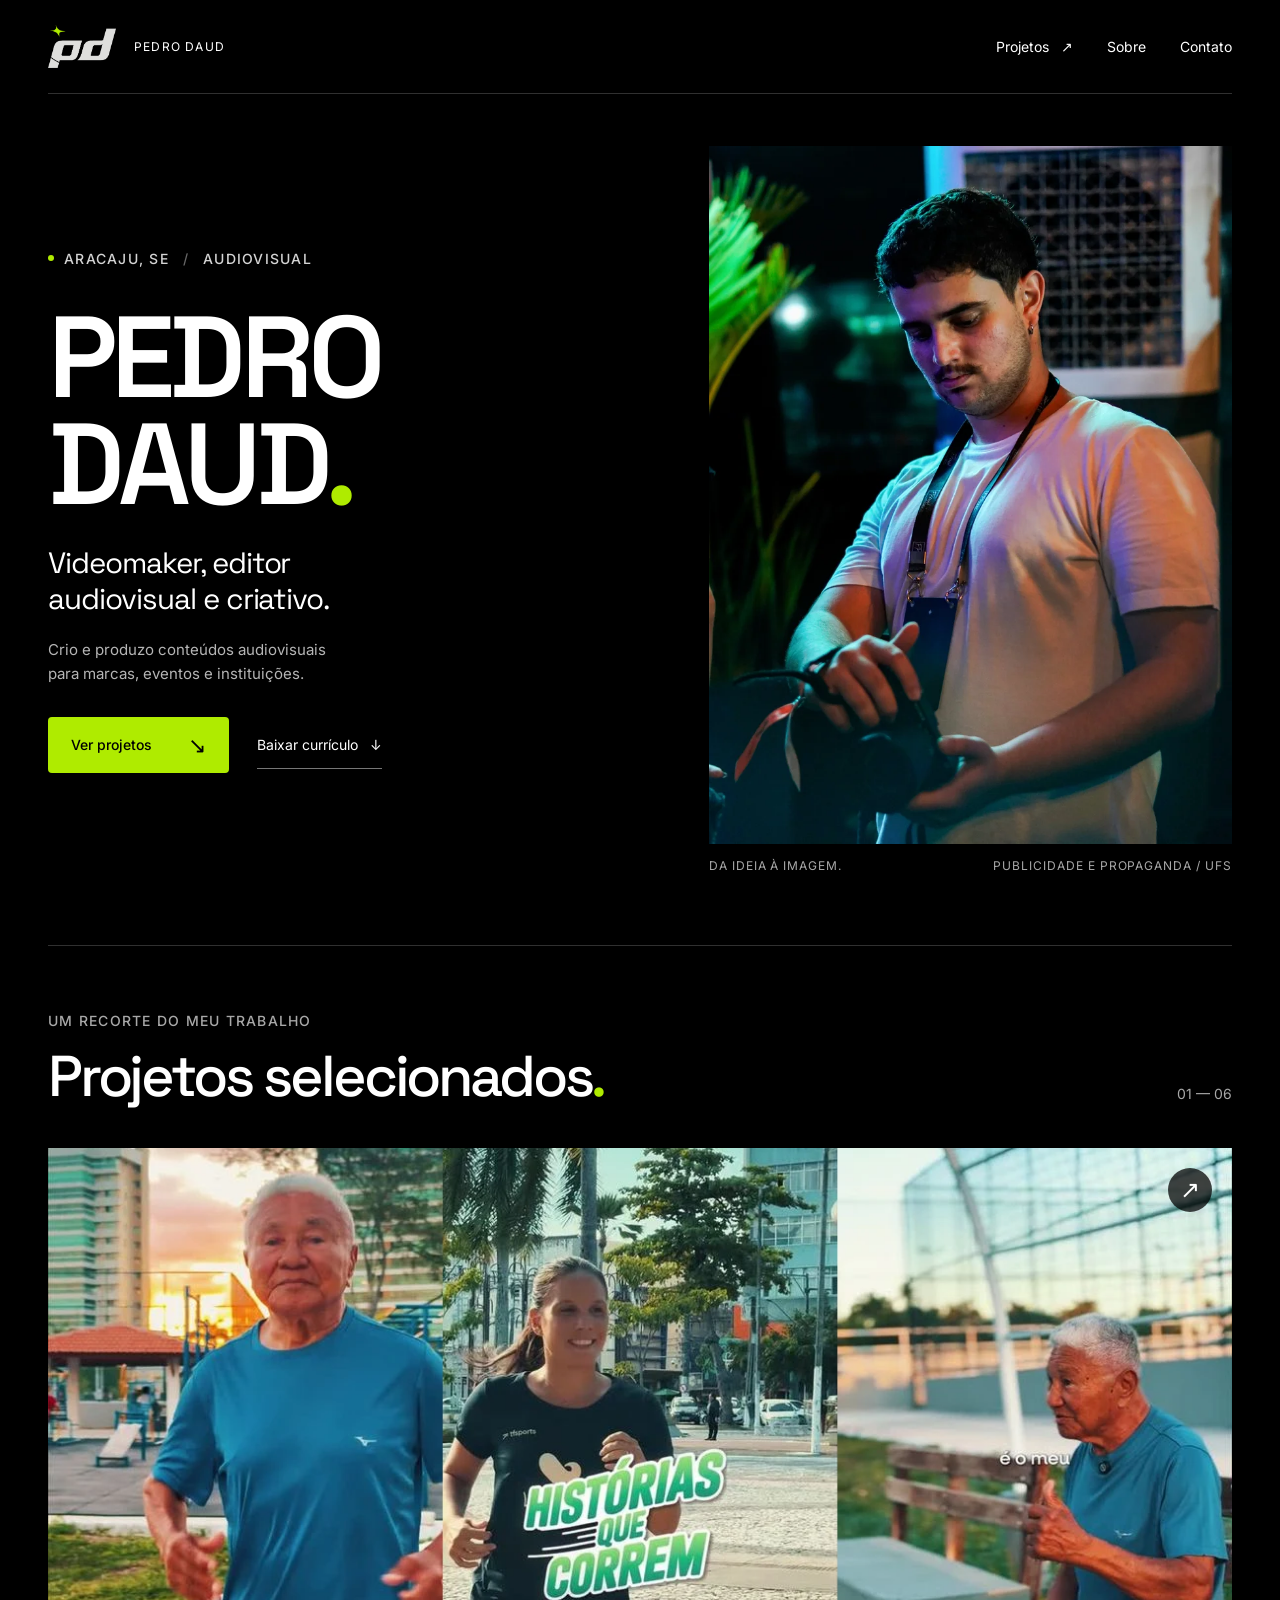
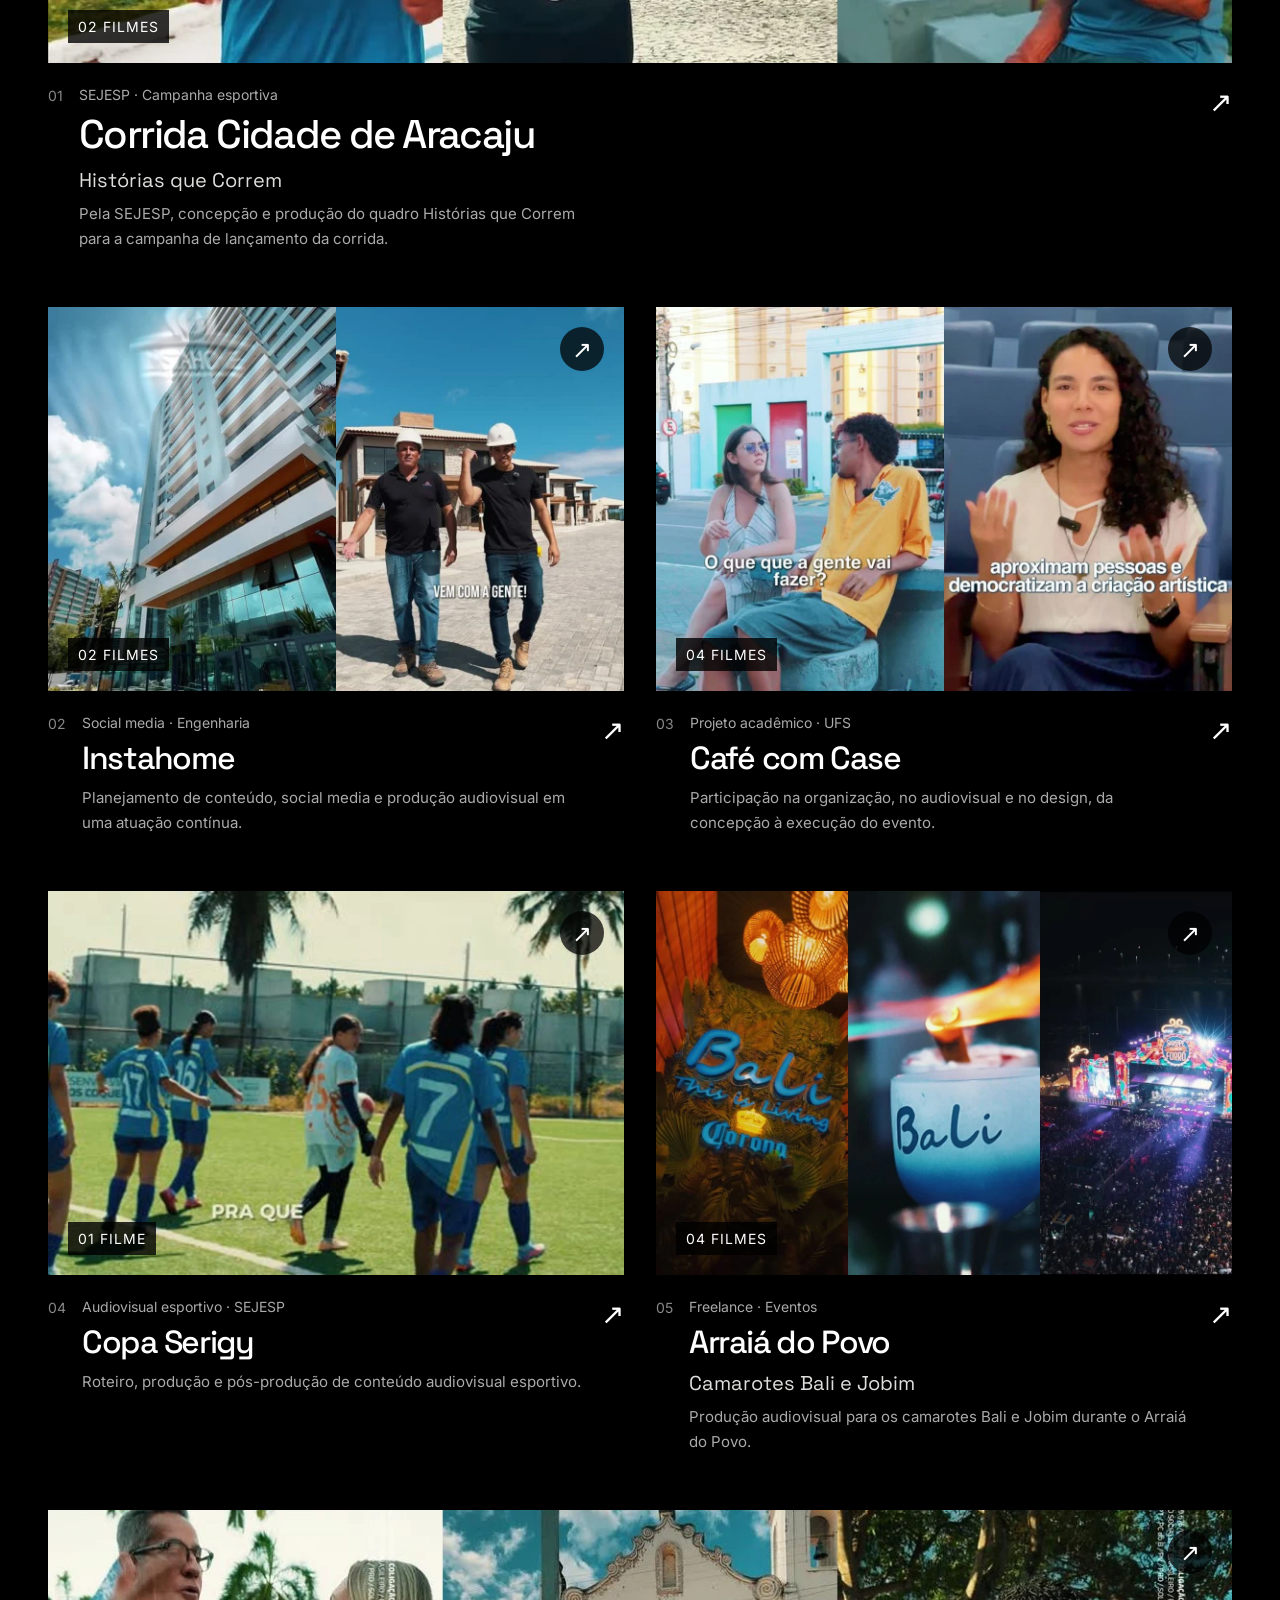
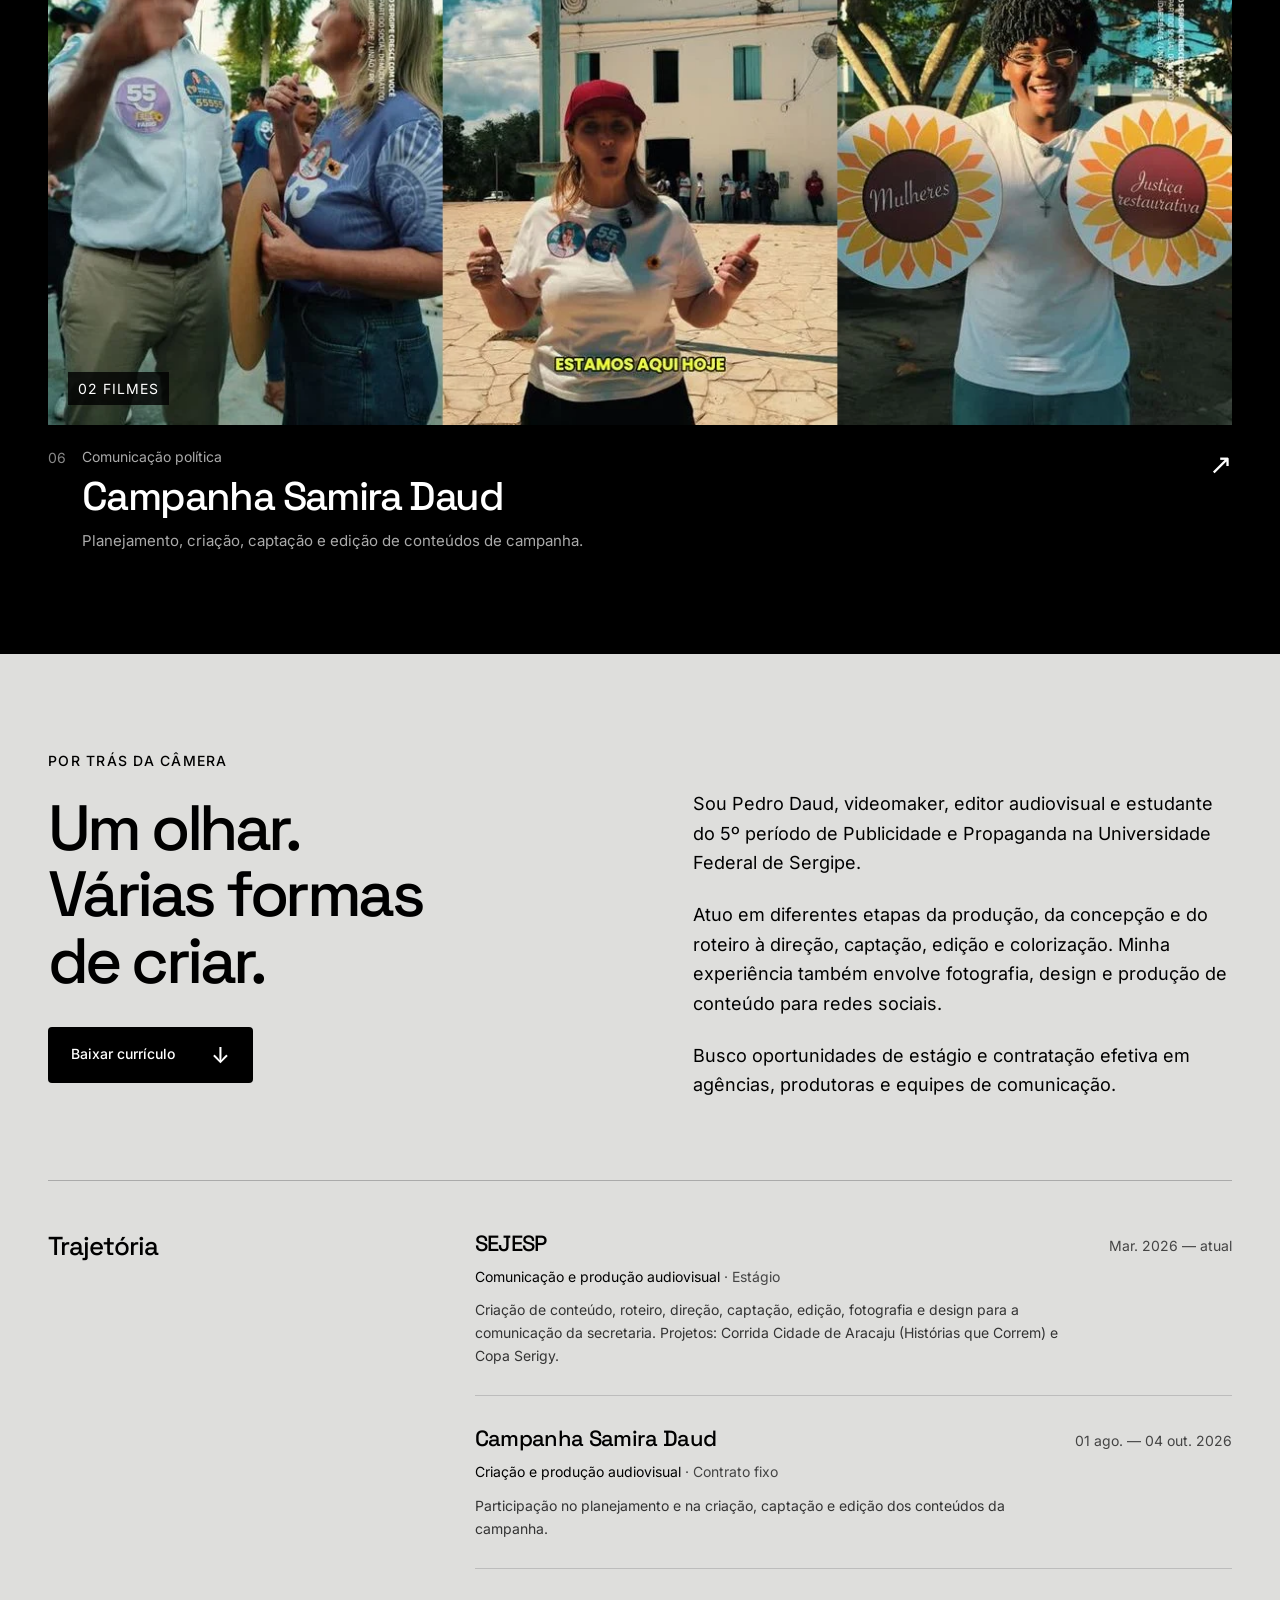
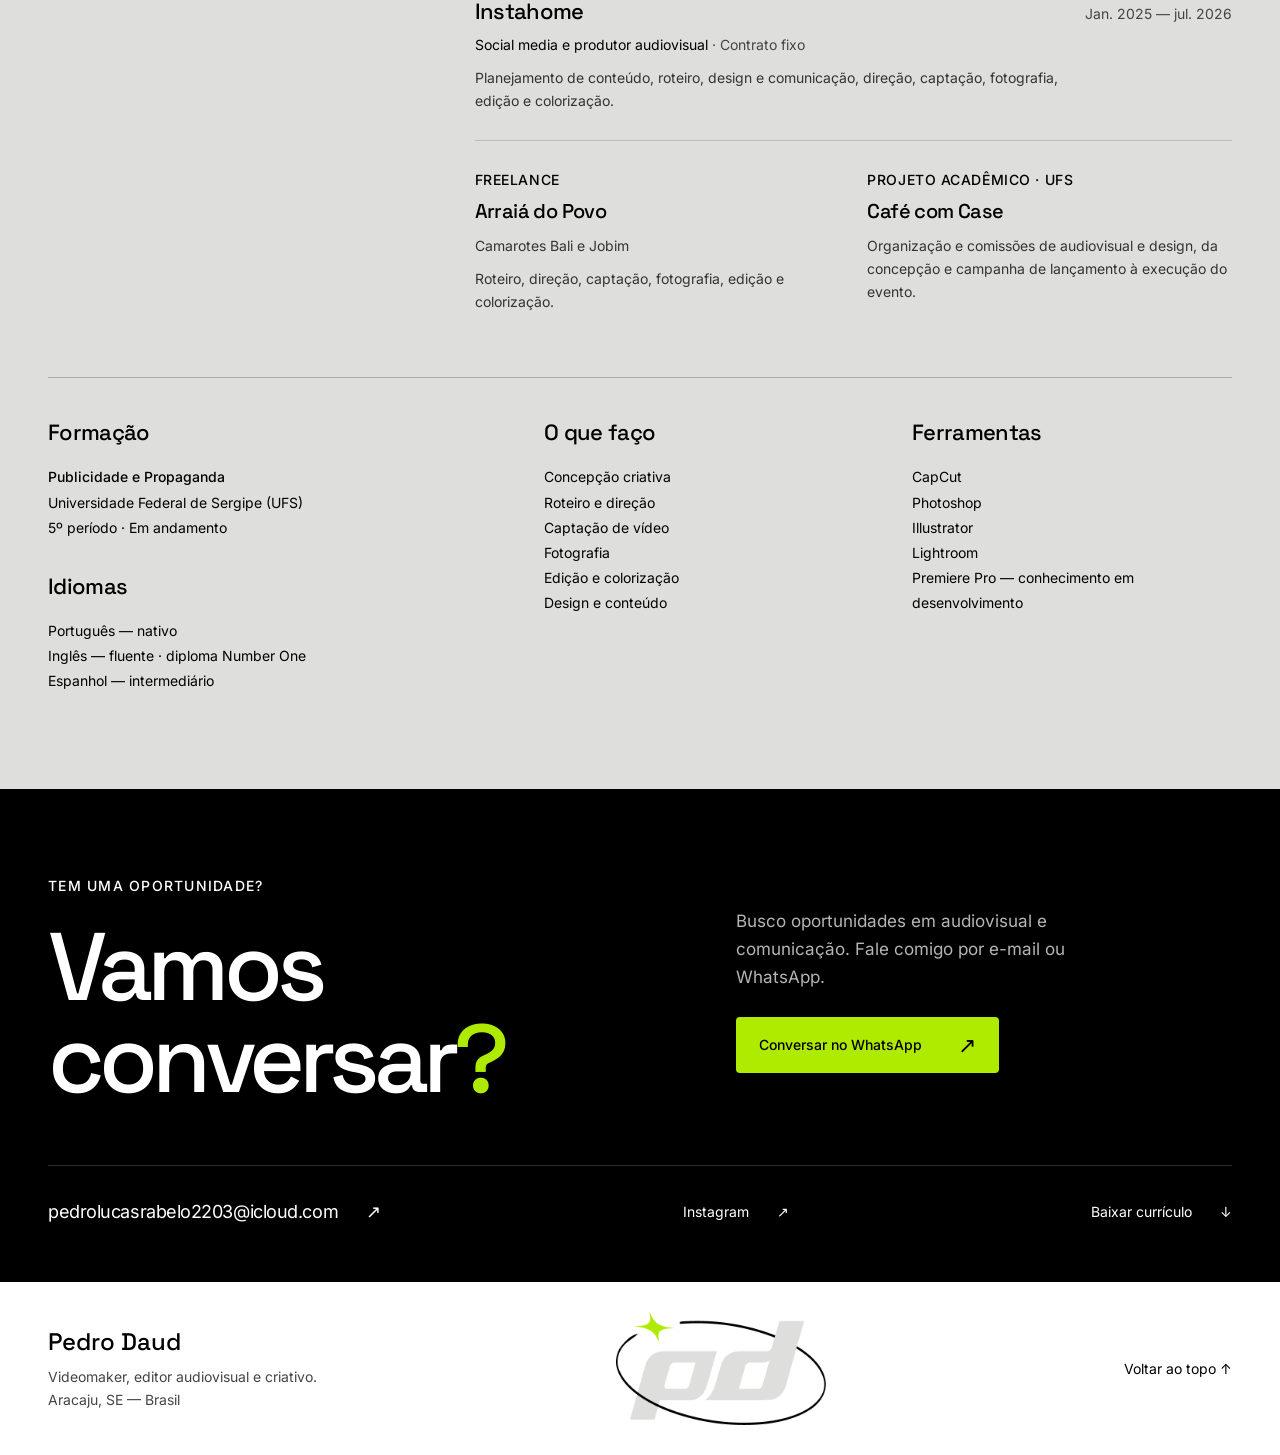
<file: index.html>
<!DOCTYPE html><html lang="pt-BR"> <head><meta charset="UTF-8"><meta name="viewport" content="width=device-width, initial-scale=1"><title>Pedro Daud | Videomaker e editor audiovisual</title><meta name="description" content="Portfólio de Pedro Daud. Audiovisual, edição e criação para marcas, eventos e instituições. Aracaju, SE."><meta name="theme-color" content="#000000"><link rel="icon" type="image/png" href="/favicon.png"><link rel="canonical" href="https://pedro-daud.github.io/"><meta property="og:title" content="Pedro Daud | Videomaker e editor audiovisual"><meta property="og:description" content="Portfólio de Pedro Daud. Audiovisual, edição e criação para marcas, eventos e instituições. Aracaju, SE."><meta property="og:type" content="website"><meta property="og:locale" content="pt_BR"><meta property="og:image" content="https://pedro-daud.github.io/images/compartilhar.jpg"><meta name="twitter:card" content="summary_large_image"><link rel="stylesheet" href="/_astro/index.BY6V8Y6o.css"></head> <body> <a class="skip" href="#conteudo">Pular para o conteúdo</a> <header class="header wrap"> <a class="brand" href="/" aria-label="Pedro Daud — início"><img src="/images/pd.png" width="450" height="279" alt=""><span>PEDRO DAUD</span></a> <nav aria-label="Navegação principal"><a href="/#trabalhos">Projetos <span>↗</span></a><a href="/#sobre">Sobre</a><a href="/#contato">Contato</a></nav> </header> <main id="conteudo" tabindex="-1"> <section class="hero wrap" aria-labelledby="hero-title"> <div class="hero-copy"><p class="eyebrow location"><span class="status-dot" aria-hidden="true"></span> ARACAJU, SE <span>/</span> AUDIOVISUAL</p><h1 id="hero-title">PEDRO<br>DAUD<span class="lime">.</span></h1><p class="hero-role">Videomaker, editor<br>audiovisual e criativo.</p><p class="hero-intro">Crio e produzo conteúdos audiovisuais para marcas, eventos e instituições.</p><div class="hero-actions"><a class="button lime-button" href="#trabalhos">Ver projetos <span aria-hidden="true">↘</span></a><a class="text-link" href="/curriculo-pedro-daud.pdf" download>Baixar currículo <span aria-hidden="true">↓</span></a></div></div> <figure class="hero-portrait"><img src="/images/pedro-800.webp" srcset="/images/pedro-480.webp 480w, /images/pedro-800.webp 800w, /images/pedro-1200.webp 1200w" sizes="(max-width: 760px) calc(100vw - 40px), 42vw" width="3071" height="4095" fetchpriority="high" alt="Pedro Daud segurando uma câmera, sob iluminação colorida"><figcaption><span>DA IDEIA À IMAGEM.</span><span>PUBLICIDADE E PROPAGANDA / UFS</span></figcaption></figure> </section> <section id="trabalhos" class="work-section wrap" aria-labelledby="work-title"><div class="section-heading"><div><span class="eyebrow">UM RECORTE DO MEU TRABALHO</span><h2 id="work-title">Projetos<br class="mobile-break"> selecionados<span class="lime">.</span></h2></div><span class="section-count">01 — 06</span></div><div class="project-grid"><a class="project-card featured" href="/projetos/historias-que-correm/"> <div class="project-picture"> <img src="/images/cover-historias-que-correm.webp" width="1200" height="800" loading="lazy" alt="Frames de Corrida Cidade de Aracaju"> <span class="project-open" aria-hidden="true">↗</span> <span class="film-count">02 FILMES</span> </div> <div class="project-caption"><span class="project-index">01</span><div><p class="category">SEJESP · Campanha esportiva</p><h3>Corrida Cidade de Aracaju</h3><p class="project-subtitle">Histórias que Correm</p><p class="project-summary">Pela SEJESP, concepção e produção do quadro Histórias que Correm para a campanha de lançamento da corrida.</p></div><span class="project-arrow" aria-hidden="true">↗</span></div> </a><a class="project-card" href="/projetos/instahome/"> <div class="project-picture"> <img src="/images/cover-instahome.webp" width="1200" height="800" loading="lazy" alt="Frames de Instahome"> <span class="project-open" aria-hidden="true">↗</span> <span class="film-count">02 FILMES</span> </div> <div class="project-caption"><span class="project-index">02</span><div><p class="category">Social media · Engenharia</p><h3>Instahome</h3><p class="project-summary">Planejamento de conteúdo, social media e produção audiovisual em uma atuação contínua.</p></div><span class="project-arrow" aria-hidden="true">↗</span></div> </a><a class="project-card" href="/projetos/cafe-com-case/"> <div class="project-picture"> <img src="/images/cover-cafe-com-case.webp" width="1200" height="800" loading="lazy" alt="Frames de Café com Case"> <span class="project-open" aria-hidden="true">↗</span> <span class="film-count">04 FILMES</span> </div> <div class="project-caption"><span class="project-index">03</span><div><p class="category">Projeto acadêmico · UFS</p><h3>Café com Case</h3><p class="project-summary">Participação na organização, no audiovisual e no design, da concepção à execução do evento.</p></div><span class="project-arrow" aria-hidden="true">↗</span></div> </a><a class="project-card" href="/projetos/copa-serigy/"> <div class="project-picture"> <img src="/images/cover-copa-serigy.webp" width="1200" height="800" loading="lazy" alt="Frames de Copa Serigy"> <span class="project-open" aria-hidden="true">↗</span> <span class="film-count">01 FILME</span> </div> <div class="project-caption"><span class="project-index">04</span><div><p class="category">Audiovisual esportivo · SEJESP</p><h3>Copa Serigy</h3><p class="project-summary">Roteiro, produção e pós-produção de conteúdo audiovisual esportivo.</p></div><span class="project-arrow" aria-hidden="true">↗</span></div> </a><a class="project-card" href="/projetos/camarotes-bali-jobim/"> <div class="project-picture"> <img src="/images/cover-camarotes-bali-jobim.webp" width="1200" height="800" loading="lazy" alt="Frames de Arraiá do Povo"> <span class="project-open" aria-hidden="true">↗</span> <span class="film-count">04 FILMES</span> </div> <div class="project-caption"><span class="project-index">05</span><div><p class="category">Freelance · Eventos</p><h3>Arraiá do Povo</h3><p class="project-subtitle">Camarotes Bali e Jobim</p><p class="project-summary">Produção audiovisual para os camarotes Bali e Jobim durante o Arraiá do Povo.</p></div><span class="project-arrow" aria-hidden="true">↗</span></div> </a><a class="project-card featured" href="/projetos/campanha-samira-daud/"> <div class="project-picture"> <img src="/images/cover-campanha-samira-daud.webp" width="1200" height="800" loading="lazy" alt="Frames de Campanha Samira Daud"> <span class="project-open" aria-hidden="true">↗</span> <span class="film-count">02 FILMES</span> </div> <div class="project-caption"><span class="project-index">06</span><div><p class="category">Comunicação política</p><h3>Campanha Samira Daud</h3><p class="project-summary">Planejamento, criação, captação e edição de conteúdos de campanha.</p></div><span class="project-arrow" aria-hidden="true">↗</span></div> </a></div></section> <section id="sobre" class="about-section"><div class="wrap"><div class="about-intro"><div><span class="eyebrow">POR TRÁS DA CÂMERA</span><h2>Um olhar.<br>Várias formas<br>de criar.</h2><a class="button dark-button" href="/curriculo-pedro-daud.pdf" download>Baixar currículo <span aria-hidden="true">↓</span></a></div><div class="about-prose"><p>Sou Pedro Daud, videomaker, editor audiovisual e estudante do 5º período de Publicidade e Propaganda na Universidade Federal de Sergipe.</p><p>Atuo em diferentes etapas da produção, da concepção e do roteiro à direção, captação, edição e colorização. Minha experiência também envolve fotografia, design e produção de conteúdo para redes sociais.</p><p>Busco oportunidades de estágio e contratação efetiva em agências, produtoras e equipes de comunicação.</p></div></div> <div class="trajectory"><h3>Trajetória</h3><div><article class="experience"><div class="experience-top"><h4>SEJESP</h4><span>Mar. 2026 — atual</span></div><p class="experience-role">Comunicação e produção audiovisual <span>· Estágio</span></p><p>Criação de conteúdo, roteiro, direção, captação, edição, fotografia e design para a comunicação da secretaria. Projetos: Corrida Cidade de Aracaju (Histórias que Correm) e Copa Serigy.</p></article><article class="experience"><div class="experience-top"><h4>Campanha Samira Daud</h4><span>01 ago. — 04 out. 2026</span></div><p class="experience-role">Criação e produção audiovisual <span>· Contrato fixo</span></p><p>Participação no planejamento e na criação, captação e edição dos conteúdos da campanha.</p></article><article class="experience"><div class="experience-top"><h4>Instahome</h4><span>Jan. 2025 — jul. 2026</span></div><p class="experience-role">Social media e produtor audiovisual <span>· Contrato fixo</span></p><p>Planejamento de conteúdo, roteiro, design e comunicação, direção, captação, fotografia, edição e colorização.</p></article><div class="other-experience"><article><span class="eyebrow">Freelance</span><h4>Arraiá do Povo</h4><p class="experience-role">Camarotes Bali e Jobim</p><p>Roteiro, direção, captação, fotografia, edição e colorização.</p></article><article><span class="eyebrow">Projeto acadêmico · UFS</span><h4>Café com Case</h4><p>Organização e comissões de audiovisual e design, da concepção e campanha de lançamento à execução do evento.</p></article></div></div></div> <div class="qualifications"><div><h3>Formação</h3><p><strong>Publicidade e Propaganda</strong><br>Universidade Federal de Sergipe (UFS)<br>5º período · Em andamento</p><h3>Idiomas</h3><ul><li>Português — nativo</li><li>Inglês — fluente · diploma Number One</li><li>Espanhol — intermediário</li></ul></div><div><h3>O que faço</h3><ul><li>Concepção criativa</li><li>Roteiro e direção</li><li>Captação de vídeo</li><li>Fotografia</li><li>Edição e colorização</li><li>Design e conteúdo</li></ul></div><div><h3>Ferramentas</h3><ul><li>CapCut</li><li>Photoshop</li><li>Illustrator</li><li>Lightroom</li><li>Premiere Pro — conhecimento em desenvolvimento</li></ul></div></div></div></section> </main> <footer id="contato" class="contact"> <div class="wrap contact-top"><div><span class="eyebrow">TEM UMA OPORTUNIDADE?</span><h2>Vamos<br>conversar<span class="lime">?</span></h2></div><div class="contact-copy"><p>Busco oportunidades em audiovisual e comunicação. Fale comigo por e-mail ou WhatsApp.</p><a class="button lime-button" href="https://wa.me/5579996791683" target="_blank" rel="noopener noreferrer">Conversar no WhatsApp <span aria-hidden="true">↗</span></a></div></div> <div class="wrap contact-links"><a href="mailto:pedrolucasrabelo2203@icloud.com">pedrolucasrabelo2203@icloud.com<span aria-hidden="true">↗</span></a><a href="https://www.instagram.com/_pedrodaud" target="_blank" rel="noopener noreferrer">Instagram <span aria-hidden="true">↗</span></a><a href="/curriculo-pedro-daud.pdf" download>Baixar currículo <span aria-hidden="true">↓</span></a></div> <div class="signature"><div class="wrap signature-inner"><div><strong>Pedro Daud</strong><p>Videomaker, editor audiovisual e criativo.<br>Aracaju, SE — Brasil</p></div><img src="/images/pd-orbita.png" width="542" height="292" loading="lazy" alt="Marca PD com estrela verde e órbita preta"><a href="#conteudo">Voltar ao topo ↑</a></div></div> </footer> </body></html>
</file>
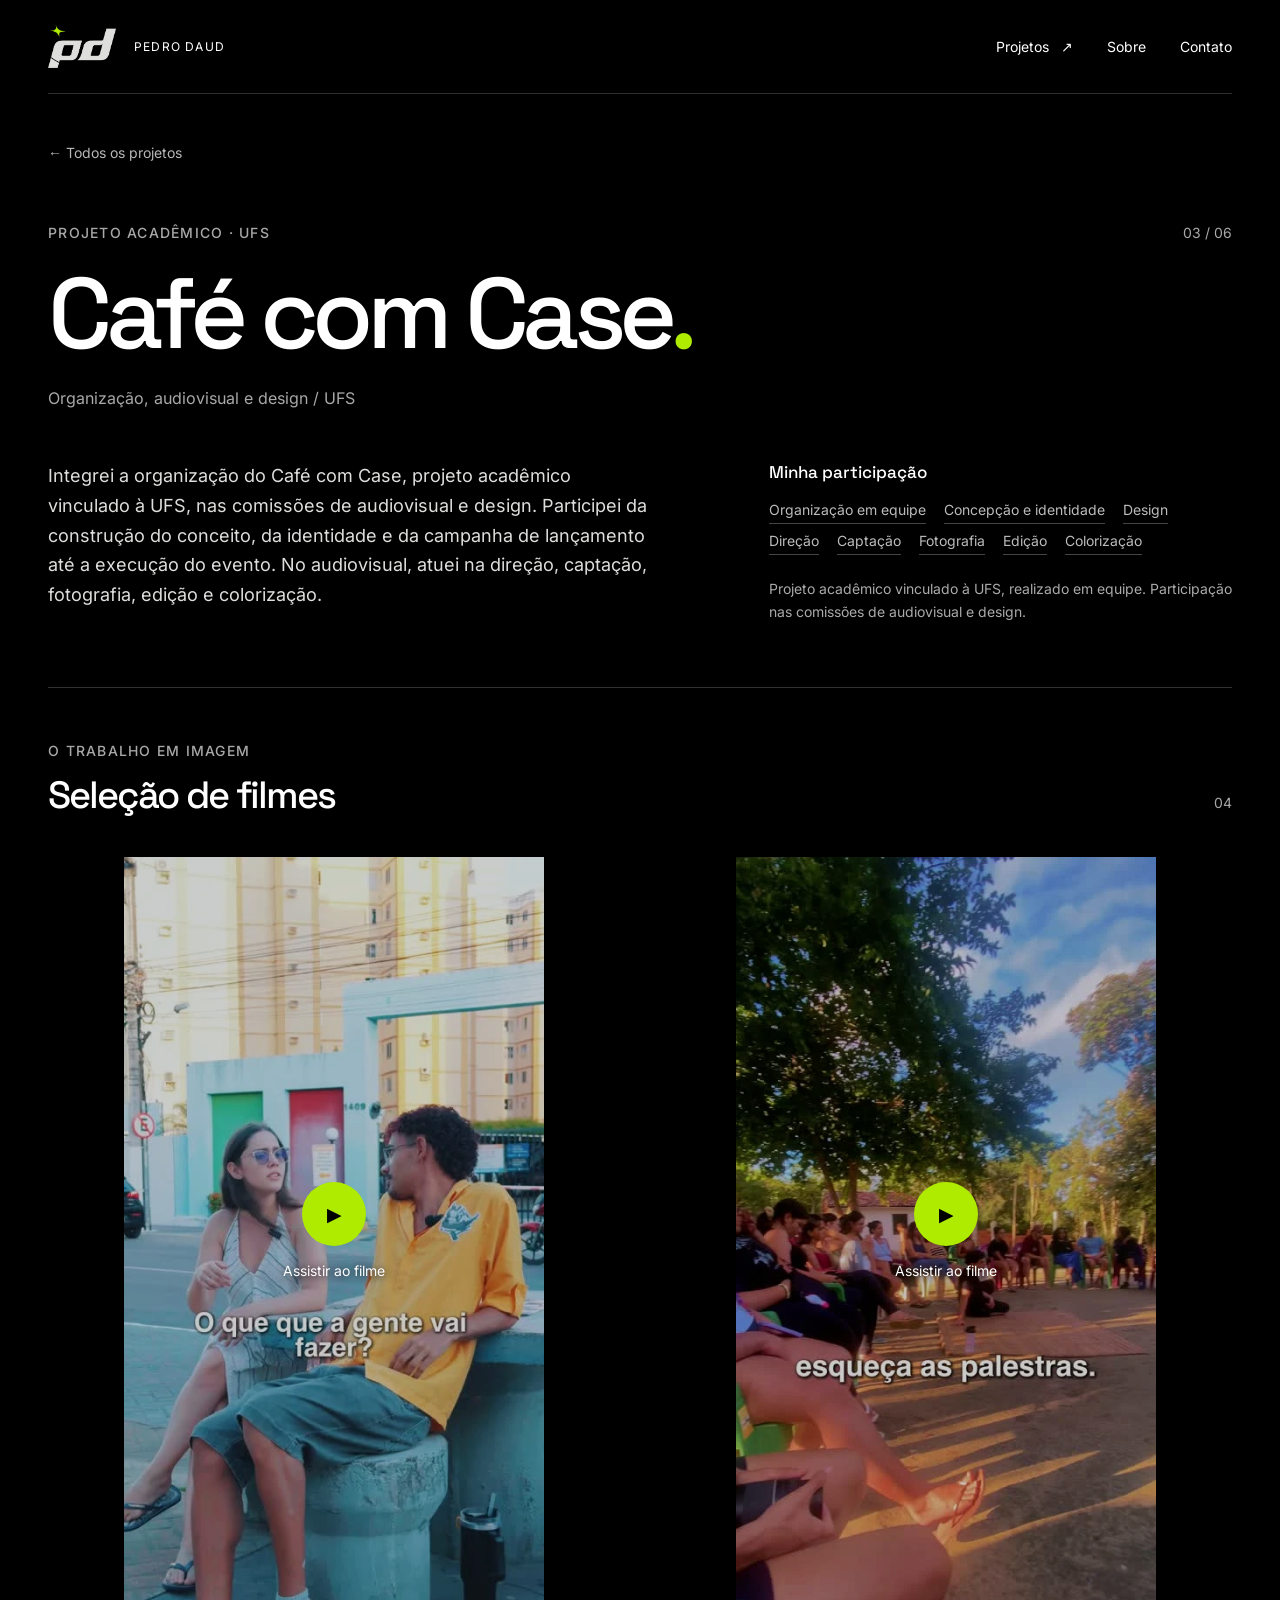
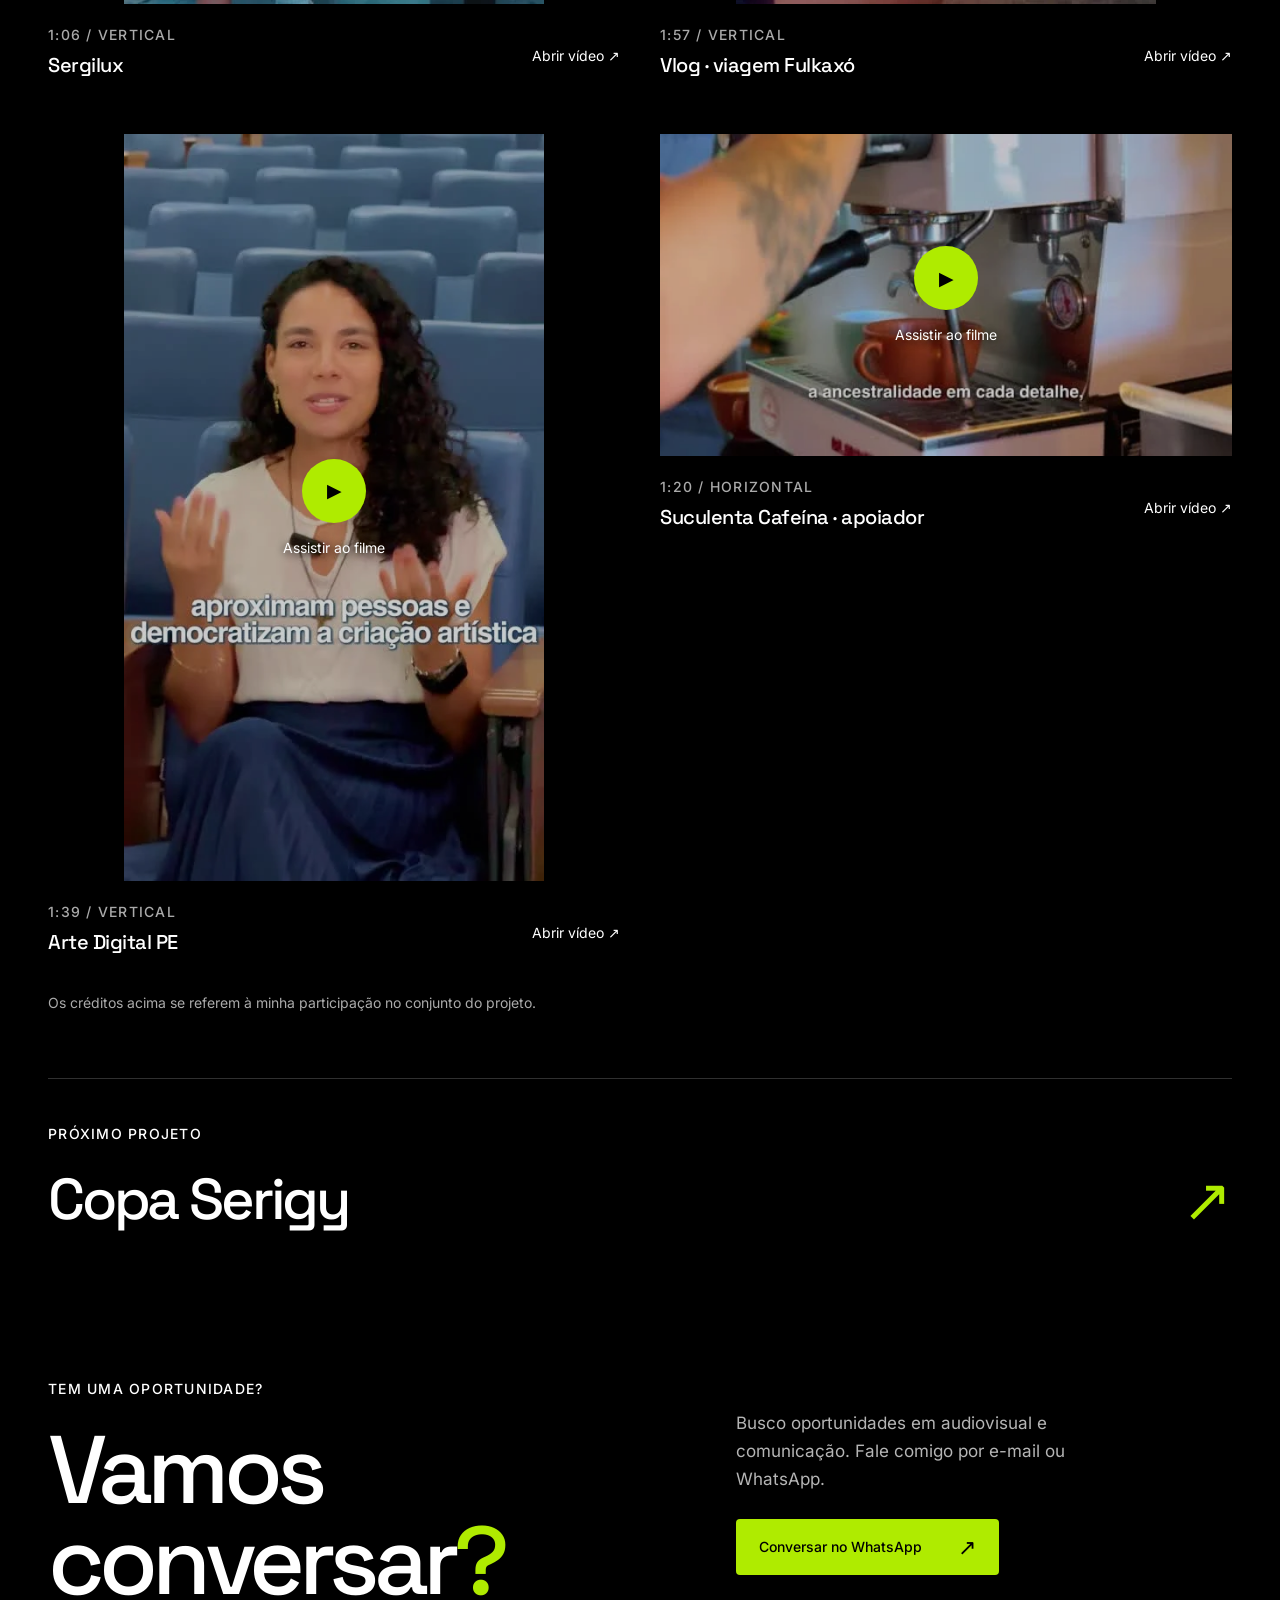
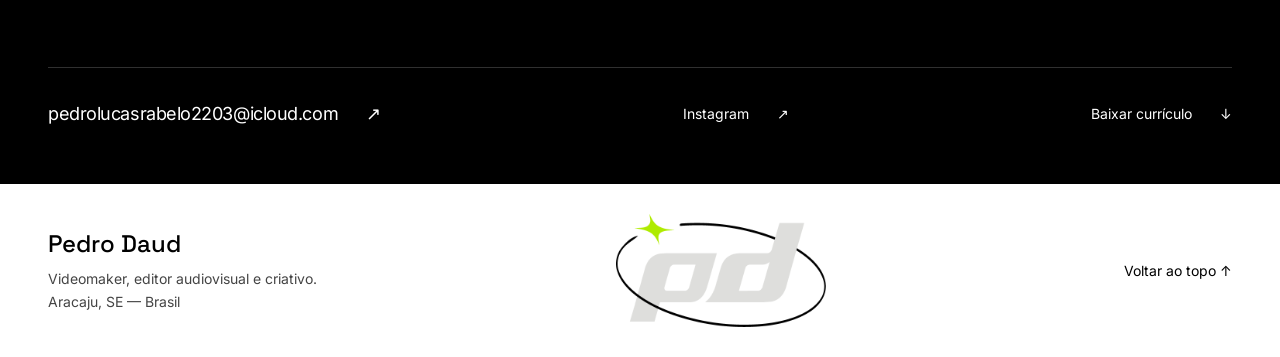
<file: projetos/cafe-com-case/index.html>
<!DOCTYPE html><html lang="pt-BR"> <head><meta charset="UTF-8"><meta name="viewport" content="width=device-width, initial-scale=1"><title>Café com Case | Pedro Daud</title><meta name="description" content="Participação na organização, no audiovisual e no design, da concepção à execução do evento."><meta name="theme-color" content="#000000"><link rel="icon" type="image/png" href="/favicon.png"><link rel="canonical" href="https://pedro-daud.github.io/projetos/cafe-com-case/"><meta property="og:title" content="Café com Case | Pedro Daud"><meta property="og:description" content="Participação na organização, no audiovisual e no design, da concepção à execução do evento."><meta property="og:type" content="website"><meta property="og:locale" content="pt_BR"><meta property="og:image" content="https://pedro-daud.github.io/images/compartilhar.jpg"><meta name="twitter:card" content="summary_large_image"><link rel="stylesheet" href="/_astro/index.BY6V8Y6o.css"></head> <body> <a class="skip" href="#conteudo">Pular para o conteúdo</a> <header class="header wrap"> <a class="brand" href="/" aria-label="Pedro Daud — início"><img src="/images/pd.png" width="450" height="279" alt=""><span>PEDRO DAUD</span></a> <nav aria-label="Navegação principal"><a href="/#trabalhos">Projetos <span>↗</span></a><a href="/#sobre">Sobre</a><a href="/#contato">Contato</a></nav> </header> <main id="conteudo" tabindex="-1"> <section class="case-head wrap"><a class="back-link" href="/#trabalhos">← Todos os projetos</a><div class="case-meta"><span class="eyebrow">Projeto acadêmico · UFS</span><span>03 / 06</span></div><h1>Café com Case<span class="lime">.</span></h1><p class="case-context">Organização, audiovisual e design / UFS</p><div class="case-intro"><p>Integrei a organização do Café com Case, projeto acadêmico vinculado à UFS, nas comissões de audiovisual e design. Participei da construção do conceito, da identidade e da campanha de lançamento até a execução do evento. No audiovisual, atuei na direção, captação, fotografia, edição e colorização.</p><aside><h2>Minha participação</h2><ul class="roles"><li>Organização em equipe</li><li>Concepção e identidade</li><li>Design</li><li>Direção</li><li>Captação</li><li>Fotografia</li><li>Edição</li><li>Colorização</li></ul><p class="collaboration">Projeto acadêmico vinculado à UFS, realizado em equipe. Participação nas comissões de audiovisual e design.</p></aside></div></section> <section class="case-films wrap" aria-labelledby="films-title"><div class="section-heading"><div><span class="eyebrow">O TRABALHO EM IMAGEM</span><h2 id="films-title">Seleção de filmes</h2></div><span class="section-count">04</span></div><div class="video-grid"><figure class="video-item"> <div class="video-stage" style="--ratio:2160/3840;--video-width:420px"> <video aria-hidden="true" tabindex="-1" preload="none" playsinline poster="/images/cafe-com-case-1.webp" width="2160" height="3840" aria-label="Sergilux" data-src="/videos/cafe-com-case-1.mp4"> 
Seu navegador não suporta vídeo. <a href="/videos/cafe-com-case-1.mp4">Abrir o arquivo</a>.
</video> <button class="play-cover" aria-label="Reproduzir Sergilux"><span class="play-symbol" aria-hidden="true">▶</span><span>Assistir ao filme</span></button> </div> <figcaption><div><span class="eyebrow">1:06 <span aria-hidden="true">/</span> VERTICAL</span><h3>Sergilux</h3></div><a href="/videos/cafe-com-case-1.mp4" target="_blank" rel="noopener noreferrer" aria-label="Abrir Sergilux em nova aba">Abrir vídeo ↗</a></figcaption> <p class="media-error" role="status" hidden>Não foi possível carregar este vídeo. <a href="https://drive.google.com/file/d/1YF9q2TdRV1bwFodNYswrX8SAE5nIYQHC/view?usp=drivesdk" target="_blank" rel="noopener noreferrer">Abrir o vídeo ↗</a></p> <noscript><p><a href="/videos/cafe-com-case-1.mp4">Assistir a Sergilux ↗</a></p></noscript> </figure> <script type="module">document.querySelectorAll(".video-item").forEach(t=>{const e=t.querySelector("video"),d=t.querySelector(".play-cover"),o=t.querySelector(".media-error");e.addEventListener("play",()=>{document.querySelectorAll("video").forEach(r=>{r!==e&&r.pause()})}),d.addEventListener("click",async()=>{document.querySelectorAll("video").forEach(r=>{r!==e&&r.pause()}),e.src||(e.src=e.dataset.src),e.controls=!0,e.removeAttribute("aria-hidden"),e.tabIndex=0,d.hidden=!0,o.hidden=!0,e.focus();try{await e.play()}catch{o.hidden=!1}}),e.addEventListener("error",()=>{o.hidden=!1,d.hidden=!0})});</script><figure class="video-item"> <div class="video-stage" style="--ratio:2160/3840;--video-width:420px"> <video aria-hidden="true" tabindex="-1" preload="none" playsinline poster="/images/cafe-com-case-2.webp" width="2160" height="3840" aria-label="Vlog · viagem Fulkaxó" data-src="/videos/cafe-com-case-2.mp4"> 
Seu navegador não suporta vídeo. <a href="/videos/cafe-com-case-2.mp4">Abrir o arquivo</a>.
</video> <button class="play-cover" aria-label="Reproduzir Vlog · viagem Fulkaxó"><span class="play-symbol" aria-hidden="true">▶</span><span>Assistir ao filme</span></button> </div> <figcaption><div><span class="eyebrow">1:57 <span aria-hidden="true">/</span> VERTICAL</span><h3>Vlog · viagem Fulkaxó</h3></div><a href="/videos/cafe-com-case-2.mp4" target="_blank" rel="noopener noreferrer" aria-label="Abrir Vlog · viagem Fulkaxó em nova aba">Abrir vídeo ↗</a></figcaption> <p class="media-error" role="status" hidden>Não foi possível carregar este vídeo. <a href="https://drive.google.com/file/d/1ETveXiPAymRbu9-a0sUPS6JwCOvUFeKf/view?usp=drivesdk" target="_blank" rel="noopener noreferrer">Abrir o vídeo ↗</a></p> <noscript><p><a href="/videos/cafe-com-case-2.mp4">Assistir a Vlog · viagem Fulkaxó ↗</a></p></noscript> </figure> <figure class="video-item"> <div class="video-stage" style="--ratio:1440/2560;--video-width:420px"> <video aria-hidden="true" tabindex="-1" preload="none" playsinline poster="/images/cafe-com-case-3.webp" width="1440" height="2560" aria-label="Arte Digital PE" data-src="/videos/cafe-com-case-3.mp4"> 
Seu navegador não suporta vídeo. <a href="/videos/cafe-com-case-3.mp4">Abrir o arquivo</a>.
</video> <button class="play-cover" aria-label="Reproduzir Arte Digital PE"><span class="play-symbol" aria-hidden="true">▶</span><span>Assistir ao filme</span></button> </div> <figcaption><div><span class="eyebrow">1:39 <span aria-hidden="true">/</span> VERTICAL</span><h3>Arte Digital PE</h3></div><a href="/videos/cafe-com-case-3.mp4" target="_blank" rel="noopener noreferrer" aria-label="Abrir Arte Digital PE em nova aba">Abrir vídeo ↗</a></figcaption> <p class="media-error" role="status" hidden>Não foi possível carregar este vídeo. <a href="https://drive.google.com/file/d/1MUws1-30fDjXtuhMDad9fz2W1IeF4ozO/view?usp=drivesdk" target="_blank" rel="noopener noreferrer">Abrir o vídeo ↗</a></p> <noscript><p><a href="/videos/cafe-com-case-3.mp4">Assistir a Arte Digital PE ↗</a></p></noscript> </figure> <figure class="video-item"> <div class="video-stage" style="--ratio:3840/2160;--video-width:100%"> <video aria-hidden="true" tabindex="-1" preload="none" playsinline poster="/images/cafe-com-case-4.webp" width="3840" height="2160" aria-label="Suculenta Cafeína · apoiador" data-src="/videos/cafe-com-case-4.mp4"> 
Seu navegador não suporta vídeo. <a href="/videos/cafe-com-case-4.mp4">Abrir o arquivo</a>.
</video> <button class="play-cover" aria-label="Reproduzir Suculenta Cafeína · apoiador"><span class="play-symbol" aria-hidden="true">▶</span><span>Assistir ao filme</span></button> </div> <figcaption><div><span class="eyebrow">1:20 <span aria-hidden="true">/</span> HORIZONTAL</span><h3>Suculenta Cafeína · apoiador</h3></div><a href="/videos/cafe-com-case-4.mp4" target="_blank" rel="noopener noreferrer" aria-label="Abrir Suculenta Cafeína · apoiador em nova aba">Abrir vídeo ↗</a></figcaption> <p class="media-error" role="status" hidden>Não foi possível carregar este vídeo. <a href="https://drive.google.com/file/d/1PZ7CSWlFZuPVlECz3ahKSAUXjRSoZ_zZ/view?usp=drivesdk" target="_blank" rel="noopener noreferrer">Abrir o vídeo ↗</a></p> <noscript><p><a href="/videos/cafe-com-case-4.mp4">Assistir a Suculenta Cafeína · apoiador ↗</a></p></noscript> </figure> </div><p class="credits-note">Os créditos acima se referem à minha participação no conjunto do projeto.</p></section> <a class="next-project wrap" href="/projetos/copa-serigy/"><span class="eyebrow">PRÓXIMO PROJETO</span><div><h2>Copa Serigy</h2><span aria-hidden="true">↗</span></div></a> </main> <footer id="contato" class="contact"> <div class="wrap contact-top"><div><span class="eyebrow">TEM UMA OPORTUNIDADE?</span><h2>Vamos<br>conversar<span class="lime">?</span></h2></div><div class="contact-copy"><p>Busco oportunidades em audiovisual e comunicação. Fale comigo por e-mail ou WhatsApp.</p><a class="button lime-button" href="https://wa.me/5579996791683" target="_blank" rel="noopener noreferrer">Conversar no WhatsApp <span aria-hidden="true">↗</span></a></div></div> <div class="wrap contact-links"><a href="mailto:pedrolucasrabelo2203@icloud.com">pedrolucasrabelo2203@icloud.com<span aria-hidden="true">↗</span></a><a href="https://www.instagram.com/_pedrodaud" target="_blank" rel="noopener noreferrer">Instagram <span aria-hidden="true">↗</span></a><a href="/curriculo-pedro-daud.pdf" download>Baixar currículo <span aria-hidden="true">↓</span></a></div> <div class="signature"><div class="wrap signature-inner"><div><strong>Pedro Daud</strong><p>Videomaker, editor audiovisual e criativo.<br>Aracaju, SE — Brasil</p></div><img src="/images/pd-orbita.png" width="542" height="292" loading="lazy" alt="Marca PD com estrela verde e órbita preta"><a href="#conteudo">Voltar ao topo ↑</a></div></div> </footer> </body></html>
</file>
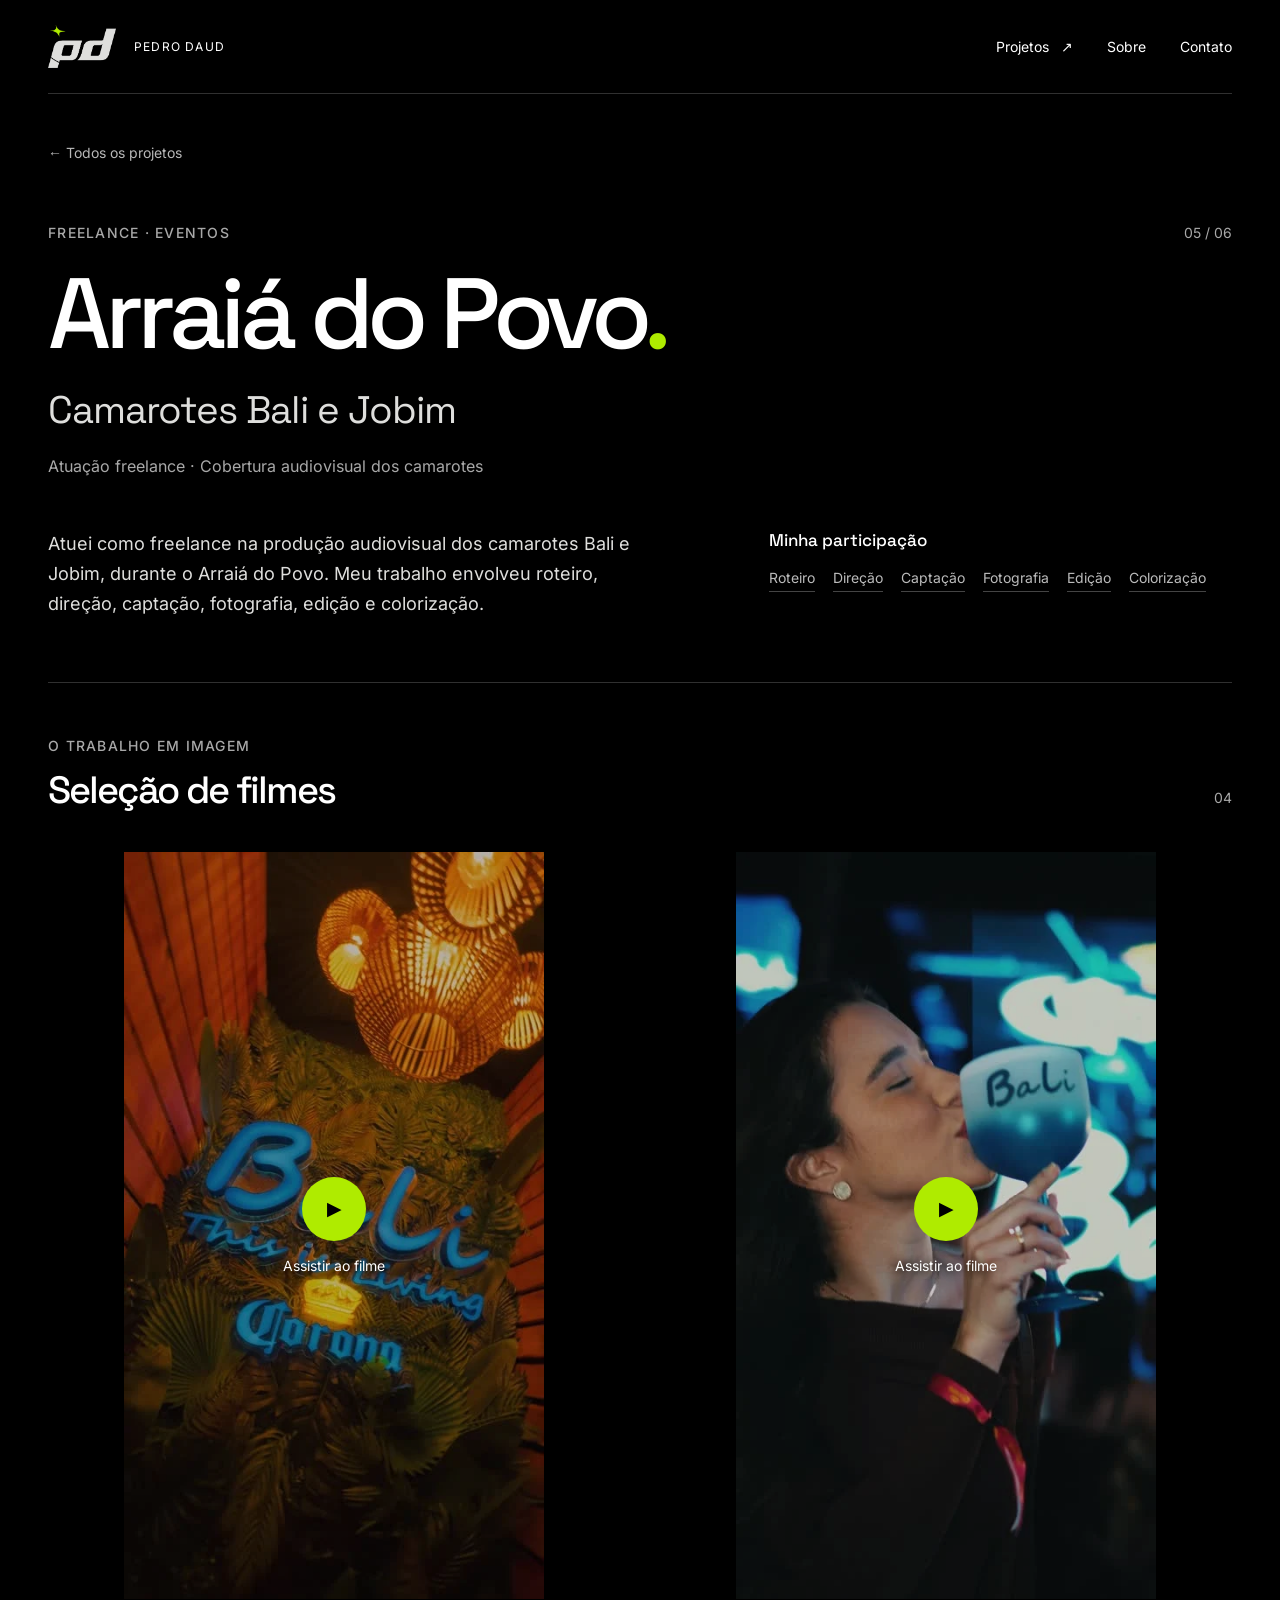
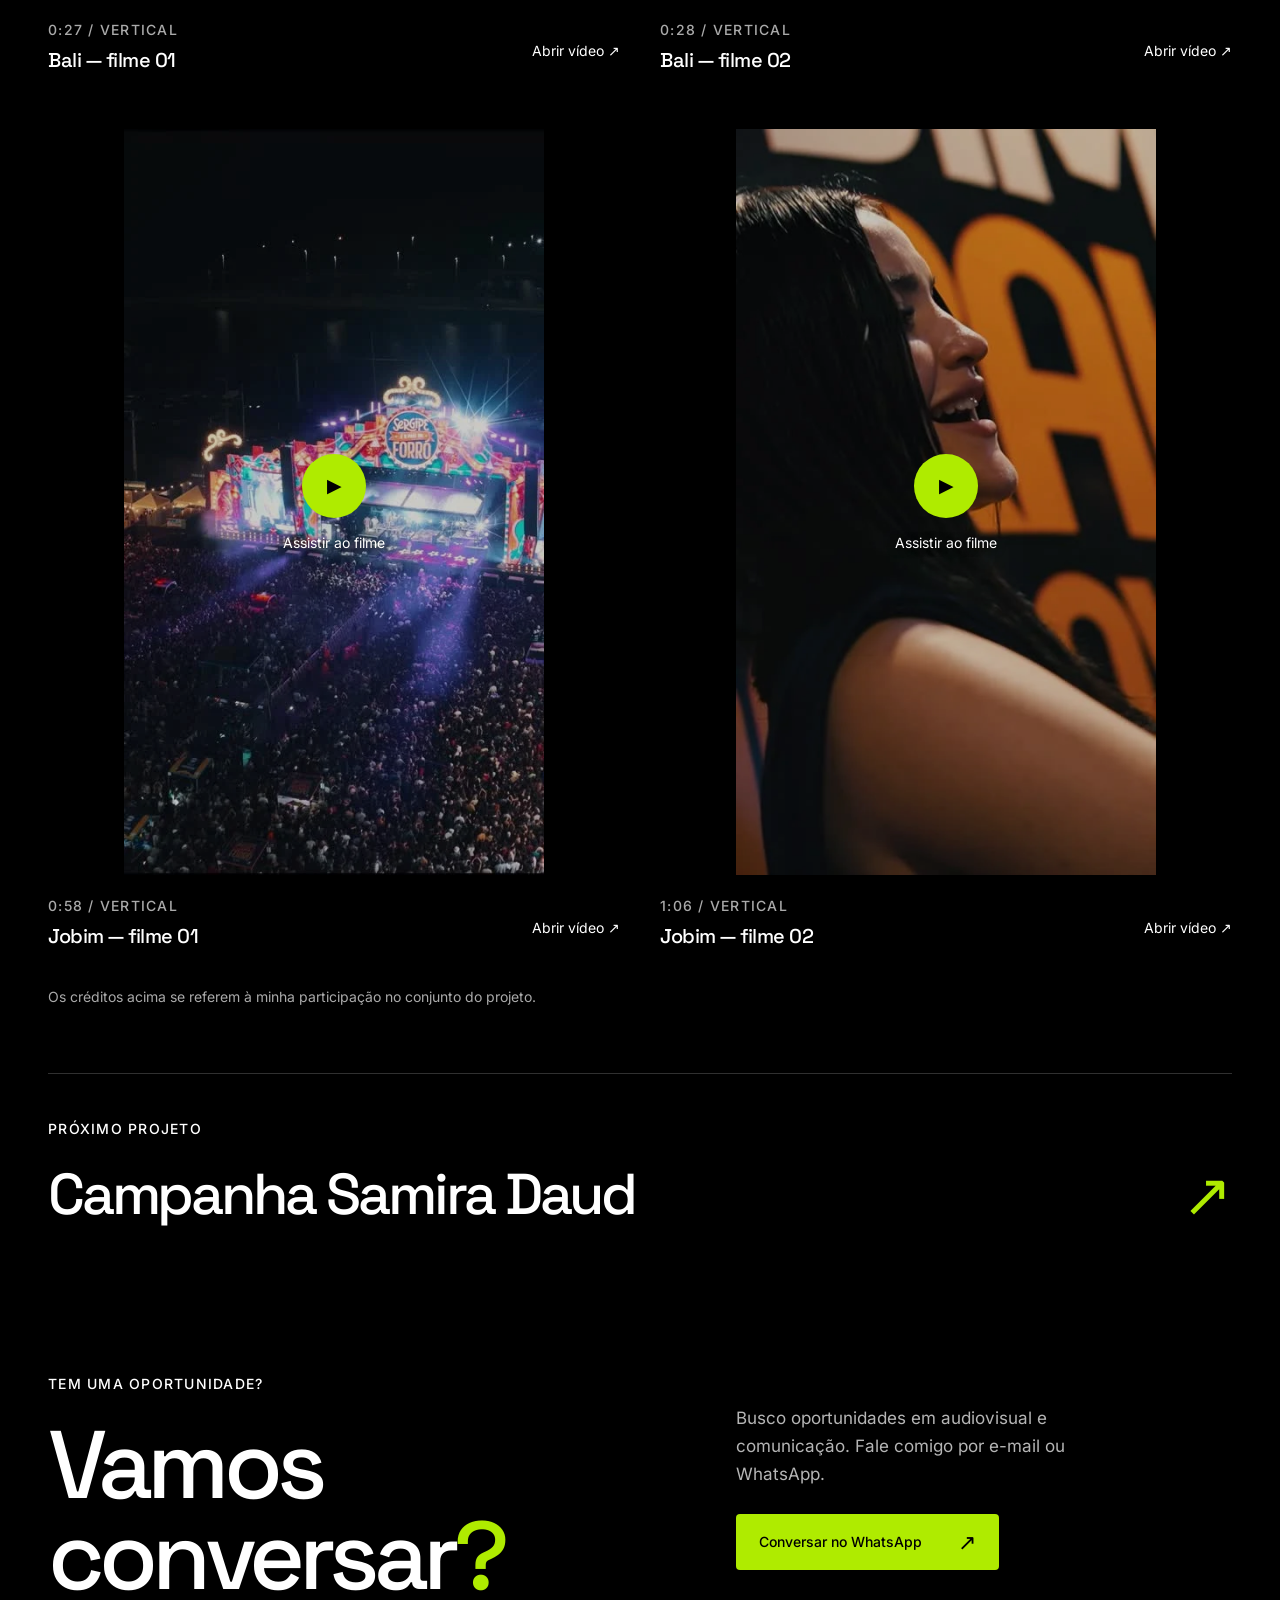
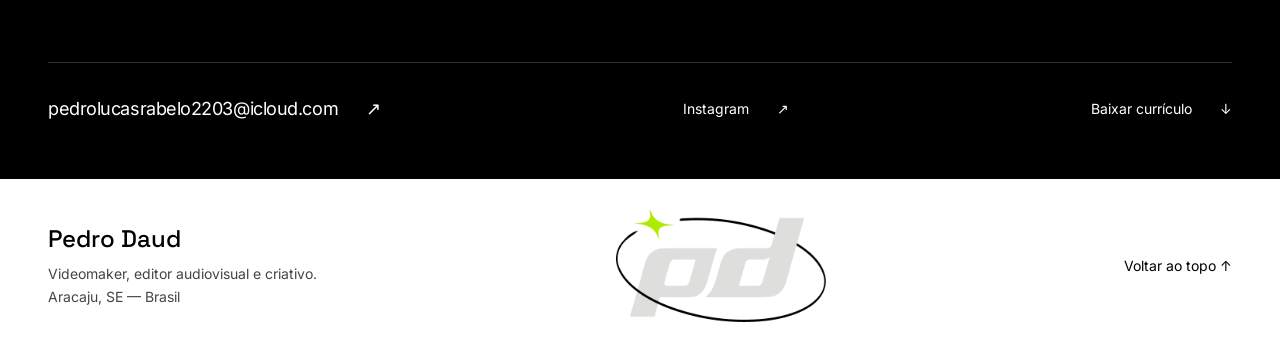
<file: projetos/camarotes-bali-jobim/index.html>
<!DOCTYPE html><html lang="pt-BR"> <head><meta charset="UTF-8"><meta name="viewport" content="width=device-width, initial-scale=1"><title>Arraiá do Povo | Pedro Daud</title><meta name="description" content="Produção audiovisual para os camarotes Bali e Jobim durante o Arraiá do Povo."><meta name="theme-color" content="#000000"><link rel="icon" type="image/png" href="/favicon.png"><link rel="canonical" href="https://pedro-daud.github.io/projetos/camarotes-bali-jobim/"><meta property="og:title" content="Arraiá do Povo | Pedro Daud"><meta property="og:description" content="Produção audiovisual para os camarotes Bali e Jobim durante o Arraiá do Povo."><meta property="og:type" content="website"><meta property="og:locale" content="pt_BR"><meta property="og:image" content="https://pedro-daud.github.io/images/compartilhar.jpg"><meta name="twitter:card" content="summary_large_image"><link rel="stylesheet" href="/_astro/index.BY6V8Y6o.css"></head> <body> <a class="skip" href="#conteudo">Pular para o conteúdo</a> <header class="header wrap"> <a class="brand" href="/" aria-label="Pedro Daud — início"><img src="/images/pd.png" width="450" height="279" alt=""><span>PEDRO DAUD</span></a> <nav aria-label="Navegação principal"><a href="/#trabalhos">Projetos <span>↗</span></a><a href="/#sobre">Sobre</a><a href="/#contato">Contato</a></nav> </header> <main id="conteudo" tabindex="-1"> <section class="case-head wrap"><a class="back-link" href="/#trabalhos">← Todos os projetos</a><div class="case-meta"><span class="eyebrow">Freelance · Eventos</span><span>05 / 06</span></div><h1>Arraiá do Povo<span class="lime">.</span></h1><p class="case-subtitle">Camarotes Bali e Jobim</p><p class="case-context">Atuação freelance · Cobertura audiovisual dos camarotes</p><div class="case-intro"><p>Atuei como freelance na produção audiovisual dos camarotes Bali e Jobim, durante o Arraiá do Povo. Meu trabalho envolveu roteiro, direção, captação, fotografia, edição e colorização.</p><aside><h2>Minha participação</h2><ul class="roles"><li>Roteiro</li><li>Direção</li><li>Captação</li><li>Fotografia</li><li>Edição</li><li>Colorização</li></ul></aside></div></section> <section class="case-films wrap" aria-labelledby="films-title"><div class="section-heading"><div><span class="eyebrow">O TRABALHO EM IMAGEM</span><h2 id="films-title">Seleção de filmes</h2></div><span class="section-count">04</span></div><div class="video-grid"><figure class="video-item"> <div class="video-stage" style="--ratio:2160/3840;--video-width:420px"> <video aria-hidden="true" tabindex="-1" preload="none" playsinline poster="/images/camarotes-bali-jobim-1.webp" width="2160" height="3840" aria-label="Bali — filme 01" data-src="/videos/camarotes-bali-jobim-1.mp4"> 
Seu navegador não suporta vídeo. <a href="/videos/camarotes-bali-jobim-1.mp4">Abrir o arquivo</a>.
</video> <button class="play-cover" aria-label="Reproduzir Bali — filme 01"><span class="play-symbol" aria-hidden="true">▶</span><span>Assistir ao filme</span></button> </div> <figcaption><div><span class="eyebrow">0:27 <span aria-hidden="true">/</span> VERTICAL</span><h3>Bali — filme 01</h3></div><a href="/videos/camarotes-bali-jobim-1.mp4" target="_blank" rel="noopener noreferrer" aria-label="Abrir Bali — filme 01 em nova aba">Abrir vídeo ↗</a></figcaption> <p class="media-error" role="status" hidden>Não foi possível carregar este vídeo. <a href="https://drive.google.com/file/d/1yAKoSEuoBkP72r18b6LW4UALIypz8hZs/view?usp=drivesdk" target="_blank" rel="noopener noreferrer">Abrir o vídeo ↗</a></p> <noscript><p><a href="/videos/camarotes-bali-jobim-1.mp4">Assistir a Bali — filme 01 ↗</a></p></noscript> </figure> <script type="module">document.querySelectorAll(".video-item").forEach(t=>{const e=t.querySelector("video"),d=t.querySelector(".play-cover"),o=t.querySelector(".media-error");e.addEventListener("play",()=>{document.querySelectorAll("video").forEach(r=>{r!==e&&r.pause()})}),d.addEventListener("click",async()=>{document.querySelectorAll("video").forEach(r=>{r!==e&&r.pause()}),e.src||(e.src=e.dataset.src),e.controls=!0,e.removeAttribute("aria-hidden"),e.tabIndex=0,d.hidden=!0,o.hidden=!0,e.focus();try{await e.play()}catch{o.hidden=!1}}),e.addEventListener("error",()=>{o.hidden=!1,d.hidden=!0})});</script><figure class="video-item"> <div class="video-stage" style="--ratio:2160/3840;--video-width:420px"> <video aria-hidden="true" tabindex="-1" preload="none" playsinline poster="/images/camarotes-bali-jobim-2.webp" width="2160" height="3840" aria-label="Bali — filme 02" data-src="/videos/camarotes-bali-jobim-2.mp4"> 
Seu navegador não suporta vídeo. <a href="/videos/camarotes-bali-jobim-2.mp4">Abrir o arquivo</a>.
</video> <button class="play-cover" aria-label="Reproduzir Bali — filme 02"><span class="play-symbol" aria-hidden="true">▶</span><span>Assistir ao filme</span></button> </div> <figcaption><div><span class="eyebrow">0:28 <span aria-hidden="true">/</span> VERTICAL</span><h3>Bali — filme 02</h3></div><a href="/videos/camarotes-bali-jobim-2.mp4" target="_blank" rel="noopener noreferrer" aria-label="Abrir Bali — filme 02 em nova aba">Abrir vídeo ↗</a></figcaption> <p class="media-error" role="status" hidden>Não foi possível carregar este vídeo. <a href="https://drive.google.com/file/d/1Z8Mm6rBKJNLFndmh1H9AqrXhLovbNuHu/view?usp=drivesdk" target="_blank" rel="noopener noreferrer">Abrir o vídeo ↗</a></p> <noscript><p><a href="/videos/camarotes-bali-jobim-2.mp4">Assistir a Bali — filme 02 ↗</a></p></noscript> </figure> <figure class="video-item"> <div class="video-stage" style="--ratio:2160/3840;--video-width:420px"> <video aria-hidden="true" tabindex="-1" preload="none" playsinline poster="/images/camarotes-bali-jobim-3.webp" width="2160" height="3840" aria-label="Jobim — filme 01" data-src="/videos/camarotes-bali-jobim-3.mp4"> 
Seu navegador não suporta vídeo. <a href="/videos/camarotes-bali-jobim-3.mp4">Abrir o arquivo</a>.
</video> <button class="play-cover" aria-label="Reproduzir Jobim — filme 01"><span class="play-symbol" aria-hidden="true">▶</span><span>Assistir ao filme</span></button> </div> <figcaption><div><span class="eyebrow">0:58 <span aria-hidden="true">/</span> VERTICAL</span><h3>Jobim — filme 01</h3></div><a href="/videos/camarotes-bali-jobim-3.mp4" target="_blank" rel="noopener noreferrer" aria-label="Abrir Jobim — filme 01 em nova aba">Abrir vídeo ↗</a></figcaption> <p class="media-error" role="status" hidden>Não foi possível carregar este vídeo. <a href="https://drive.google.com/file/d/1Jr_kAFF3SJgzq6LIdFTnGjkzH9GLMuid/view?usp=drivesdk" target="_blank" rel="noopener noreferrer">Abrir o vídeo ↗</a></p> <noscript><p><a href="/videos/camarotes-bali-jobim-3.mp4">Assistir a Jobim — filme 01 ↗</a></p></noscript> </figure> <figure class="video-item"> <div class="video-stage" style="--ratio:2160/3840;--video-width:420px"> <video aria-hidden="true" tabindex="-1" preload="none" playsinline poster="/images/camarotes-bali-jobim-4.webp" width="2160" height="3840" aria-label="Jobim — filme 02" data-src="/videos/camarotes-bali-jobim-4.mp4"> 
Seu navegador não suporta vídeo. <a href="/videos/camarotes-bali-jobim-4.mp4">Abrir o arquivo</a>.
</video> <button class="play-cover" aria-label="Reproduzir Jobim — filme 02"><span class="play-symbol" aria-hidden="true">▶</span><span>Assistir ao filme</span></button> </div> <figcaption><div><span class="eyebrow">1:06 <span aria-hidden="true">/</span> VERTICAL</span><h3>Jobim — filme 02</h3></div><a href="/videos/camarotes-bali-jobim-4.mp4" target="_blank" rel="noopener noreferrer" aria-label="Abrir Jobim — filme 02 em nova aba">Abrir vídeo ↗</a></figcaption> <p class="media-error" role="status" hidden>Não foi possível carregar este vídeo. <a href="https://drive.google.com/file/d/1n2PuV5DYnk6a6Va7j62d0WaD6hXw280x/view?usp=drivesdk" target="_blank" rel="noopener noreferrer">Abrir o vídeo ↗</a></p> <noscript><p><a href="/videos/camarotes-bali-jobim-4.mp4">Assistir a Jobim — filme 02 ↗</a></p></noscript> </figure> </div><p class="credits-note">Os créditos acima se referem à minha participação no conjunto do projeto.</p></section> <a class="next-project wrap" href="/projetos/campanha-samira-daud/"><span class="eyebrow">PRÓXIMO PROJETO</span><div><h2>Campanha Samira Daud</h2><span aria-hidden="true">↗</span></div></a> </main> <footer id="contato" class="contact"> <div class="wrap contact-top"><div><span class="eyebrow">TEM UMA OPORTUNIDADE?</span><h2>Vamos<br>conversar<span class="lime">?</span></h2></div><div class="contact-copy"><p>Busco oportunidades em audiovisual e comunicação. Fale comigo por e-mail ou WhatsApp.</p><a class="button lime-button" href="https://wa.me/5579996791683" target="_blank" rel="noopener noreferrer">Conversar no WhatsApp <span aria-hidden="true">↗</span></a></div></div> <div class="wrap contact-links"><a href="mailto:pedrolucasrabelo2203@icloud.com">pedrolucasrabelo2203@icloud.com<span aria-hidden="true">↗</span></a><a href="https://www.instagram.com/_pedrodaud" target="_blank" rel="noopener noreferrer">Instagram <span aria-hidden="true">↗</span></a><a href="/curriculo-pedro-daud.pdf" download>Baixar currículo <span aria-hidden="true">↓</span></a></div> <div class="signature"><div class="wrap signature-inner"><div><strong>Pedro Daud</strong><p>Videomaker, editor audiovisual e criativo.<br>Aracaju, SE — Brasil</p></div><img src="/images/pd-orbita.png" width="542" height="292" loading="lazy" alt="Marca PD com estrela verde e órbita preta"><a href="#conteudo">Voltar ao topo ↑</a></div></div> </footer> </body></html>
</file>
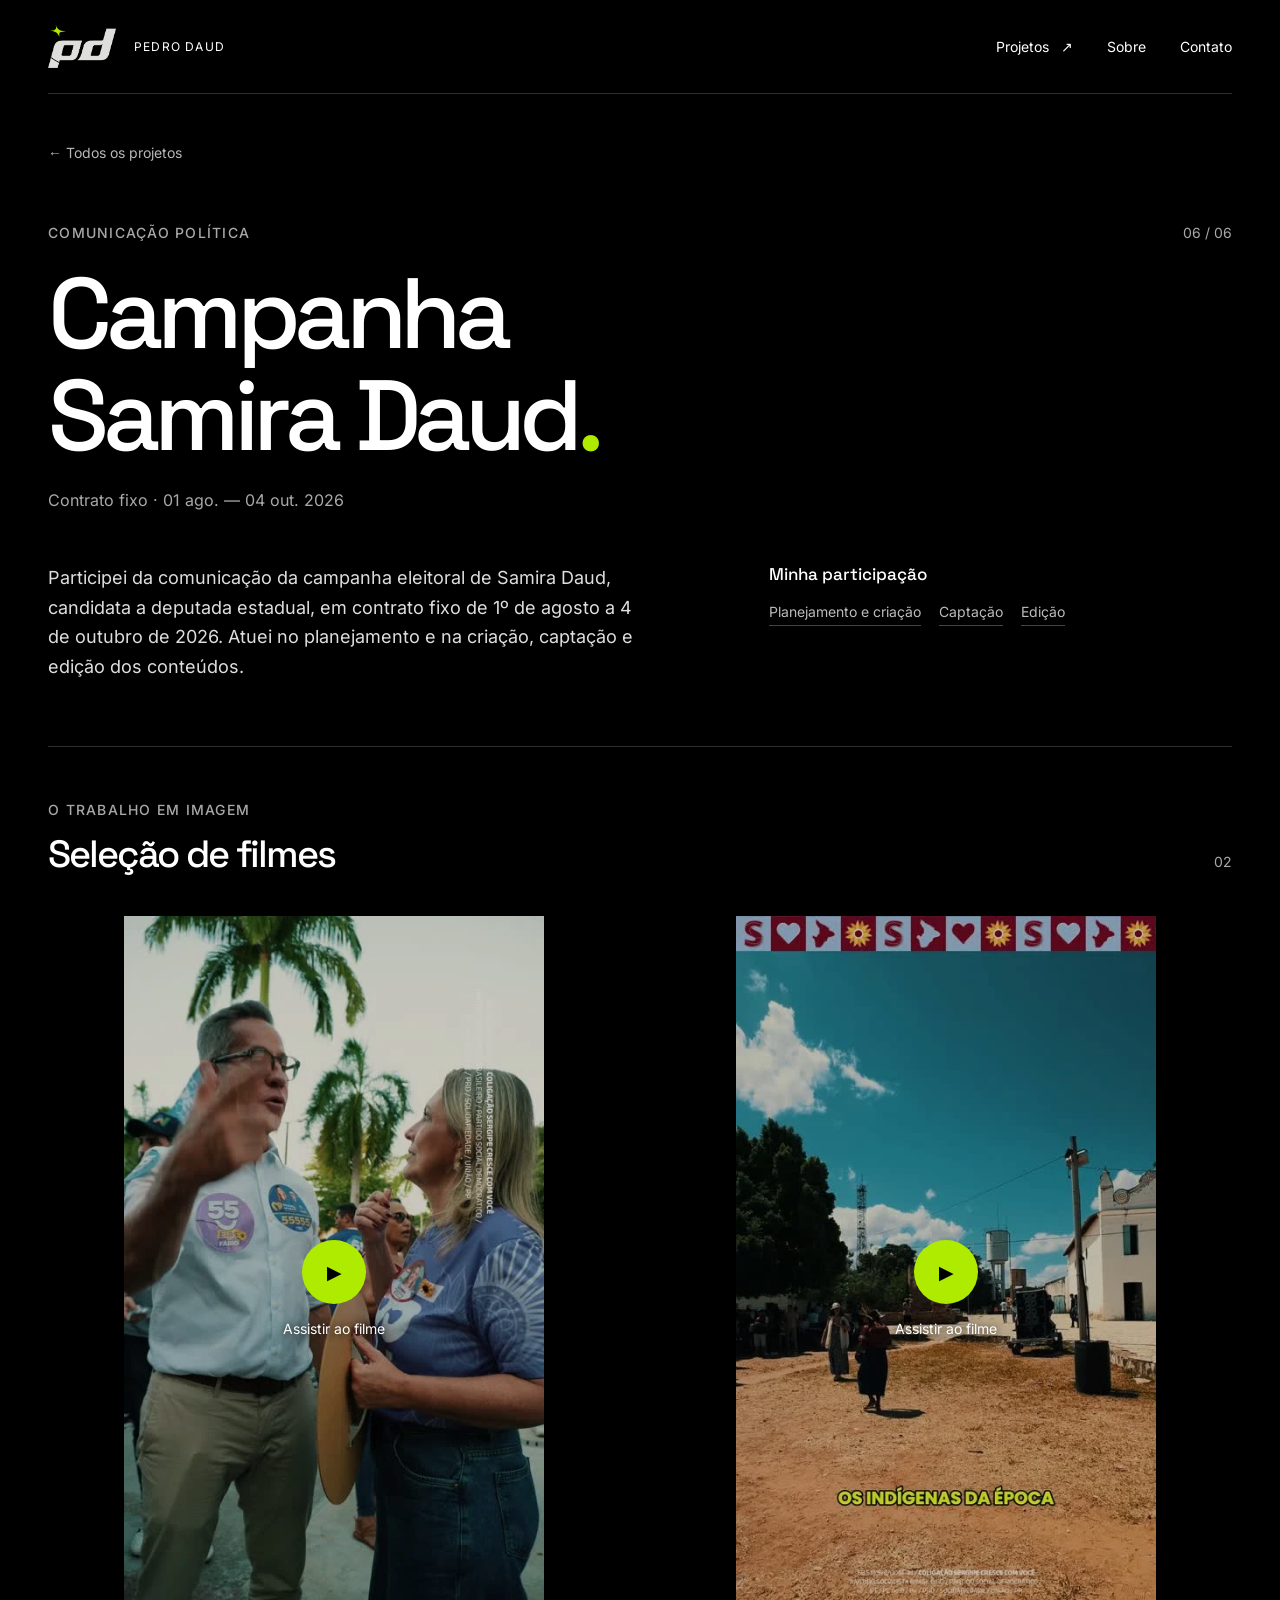
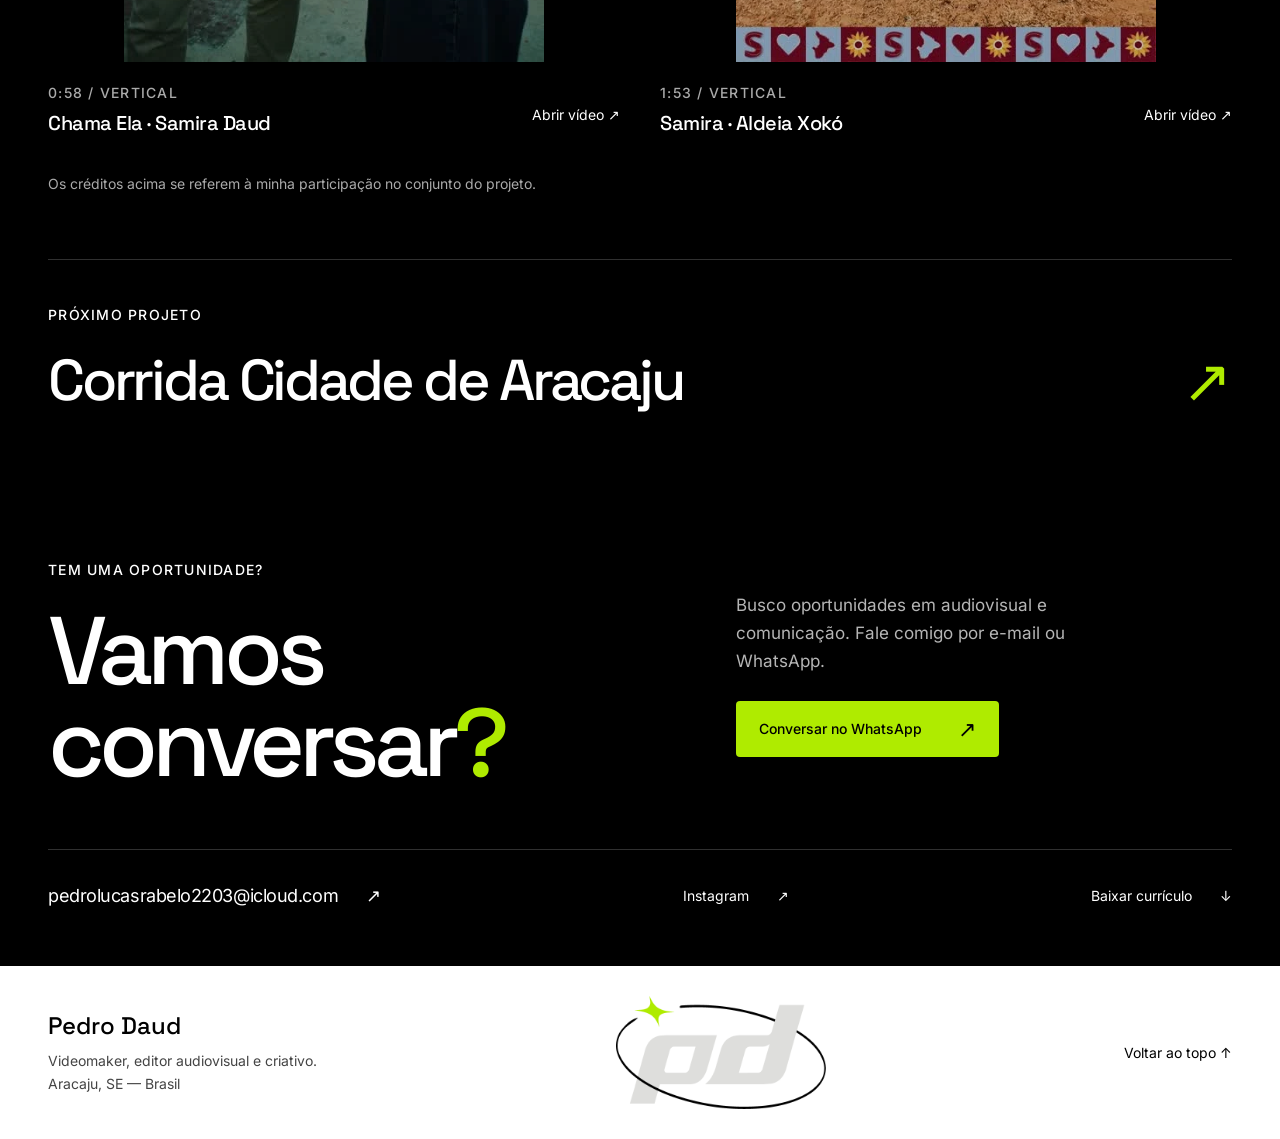
<file: projetos/campanha-samira-daud/index.html>
<!DOCTYPE html><html lang="pt-BR"> <head><meta charset="UTF-8"><meta name="viewport" content="width=device-width, initial-scale=1"><title>Campanha Samira Daud | Pedro Daud</title><meta name="description" content="Planejamento, criação, captação e edição de conteúdos de campanha."><meta name="theme-color" content="#000000"><link rel="icon" type="image/png" href="/favicon.png"><link rel="canonical" href="https://pedro-daud.github.io/projetos/campanha-samira-daud/"><meta property="og:title" content="Campanha Samira Daud | Pedro Daud"><meta property="og:description" content="Planejamento, criação, captação e edição de conteúdos de campanha."><meta property="og:type" content="website"><meta property="og:locale" content="pt_BR"><meta property="og:image" content="https://pedro-daud.github.io/images/compartilhar.jpg"><meta name="twitter:card" content="summary_large_image"><link rel="stylesheet" href="/_astro/index.BY6V8Y6o.css"></head> <body> <a class="skip" href="#conteudo">Pular para o conteúdo</a> <header class="header wrap"> <a class="brand" href="/" aria-label="Pedro Daud — início"><img src="/images/pd.png" width="450" height="279" alt=""><span>PEDRO DAUD</span></a> <nav aria-label="Navegação principal"><a href="/#trabalhos">Projetos <span>↗</span></a><a href="/#sobre">Sobre</a><a href="/#contato">Contato</a></nav> </header> <main id="conteudo" tabindex="-1"> <section class="case-head wrap"><a class="back-link" href="/#trabalhos">← Todos os projetos</a><div class="case-meta"><span class="eyebrow">Comunicação política</span><span>06 / 06</span></div><h1>Campanha Samira Daud<span class="lime">.</span></h1><p class="case-context">Contrato fixo · 01 ago. — 04 out. 2026</p><div class="case-intro"><p>Participei da comunicação da campanha eleitoral de Samira Daud, candidata a deputada estadual, em contrato fixo de 1º de agosto a 4 de outubro de 2026. Atuei no planejamento e na criação, captação e edição dos conteúdos.</p><aside><h2>Minha participação</h2><ul class="roles"><li>Planejamento e criação</li><li>Captação</li><li>Edição</li></ul></aside></div></section> <section class="case-films wrap" aria-labelledby="films-title"><div class="section-heading"><div><span class="eyebrow">O TRABALHO EM IMAGEM</span><h2 id="films-title">Seleção de filmes</h2></div><span class="section-count">02</span></div><div class="video-grid"><figure class="video-item"> <div class="video-stage" style="--ratio:2160/3840;--video-width:420px"> <video aria-hidden="true" tabindex="-1" preload="none" playsinline poster="/images/campanha-samira-daud-1.webp" width="2160" height="3840" aria-label="Chama Ela · Samira Daud" data-src="/videos/campanha-samira-daud-1.mp4"> 
Seu navegador não suporta vídeo. <a href="/videos/campanha-samira-daud-1.mp4">Abrir o arquivo</a>.
</video> <button class="play-cover" aria-label="Reproduzir Chama Ela · Samira Daud"><span class="play-symbol" aria-hidden="true">▶</span><span>Assistir ao filme</span></button> </div> <figcaption><div><span class="eyebrow">0:58 <span aria-hidden="true">/</span> VERTICAL</span><h3>Chama Ela · Samira Daud</h3></div><a href="/videos/campanha-samira-daud-1.mp4" target="_blank" rel="noopener noreferrer" aria-label="Abrir Chama Ela · Samira Daud em nova aba">Abrir vídeo ↗</a></figcaption> <p class="media-error" role="status" hidden>Não foi possível carregar este vídeo. <a href="https://drive.google.com/file/d/1mcWNm0VL0G0ts5i0XWW3fVlvZS8bfrDN/view?usp=drivesdk" target="_blank" rel="noopener noreferrer">Abrir o vídeo ↗</a></p> <noscript><p><a href="/videos/campanha-samira-daud-1.mp4">Assistir a Chama Ela · Samira Daud ↗</a></p></noscript> </figure> <script type="module">document.querySelectorAll(".video-item").forEach(t=>{const e=t.querySelector("video"),d=t.querySelector(".play-cover"),o=t.querySelector(".media-error");e.addEventListener("play",()=>{document.querySelectorAll("video").forEach(r=>{r!==e&&r.pause()})}),d.addEventListener("click",async()=>{document.querySelectorAll("video").forEach(r=>{r!==e&&r.pause()}),e.src||(e.src=e.dataset.src),e.controls=!0,e.removeAttribute("aria-hidden"),e.tabIndex=0,d.hidden=!0,o.hidden=!0,e.focus();try{await e.play()}catch{o.hidden=!1}}),e.addEventListener("error",()=>{o.hidden=!1,d.hidden=!0})});</script><figure class="video-item"> <div class="video-stage" style="--ratio:2160/3840;--video-width:420px"> <video aria-hidden="true" tabindex="-1" preload="none" playsinline poster="/images/campanha-samira-daud-2.webp" width="2160" height="3840" aria-label="Samira · Aldeia Xokó" data-src="/videos/campanha-samira-daud-2.mp4"> 
Seu navegador não suporta vídeo. <a href="/videos/campanha-samira-daud-2.mp4">Abrir o arquivo</a>.
</video> <button class="play-cover" aria-label="Reproduzir Samira · Aldeia Xokó"><span class="play-symbol" aria-hidden="true">▶</span><span>Assistir ao filme</span></button> </div> <figcaption><div><span class="eyebrow">1:53 <span aria-hidden="true">/</span> VERTICAL</span><h3>Samira · Aldeia Xokó</h3></div><a href="/videos/campanha-samira-daud-2.mp4" target="_blank" rel="noopener noreferrer" aria-label="Abrir Samira · Aldeia Xokó em nova aba">Abrir vídeo ↗</a></figcaption> <p class="media-error" role="status" hidden>Não foi possível carregar este vídeo. <a href="https://drive.google.com/file/d/17BFQ_HYL4aX15furC_bxfSM1fj7zCa8A/view?usp=drivesdk" target="_blank" rel="noopener noreferrer">Abrir o vídeo ↗</a></p> <noscript><p><a href="/videos/campanha-samira-daud-2.mp4">Assistir a Samira · Aldeia Xokó ↗</a></p></noscript> </figure> </div><p class="credits-note">Os créditos acima se referem à minha participação no conjunto do projeto.</p></section> <a class="next-project wrap" href="/projetos/historias-que-correm/"><span class="eyebrow">PRÓXIMO PROJETO</span><div><h2>Corrida Cidade de Aracaju</h2><span aria-hidden="true">↗</span></div></a> </main> <footer id="contato" class="contact"> <div class="wrap contact-top"><div><span class="eyebrow">TEM UMA OPORTUNIDADE?</span><h2>Vamos<br>conversar<span class="lime">?</span></h2></div><div class="contact-copy"><p>Busco oportunidades em audiovisual e comunicação. Fale comigo por e-mail ou WhatsApp.</p><a class="button lime-button" href="https://wa.me/5579996791683" target="_blank" rel="noopener noreferrer">Conversar no WhatsApp <span aria-hidden="true">↗</span></a></div></div> <div class="wrap contact-links"><a href="mailto:pedrolucasrabelo2203@icloud.com">pedrolucasrabelo2203@icloud.com<span aria-hidden="true">↗</span></a><a href="https://www.instagram.com/_pedrodaud" target="_blank" rel="noopener noreferrer">Instagram <span aria-hidden="true">↗</span></a><a href="/curriculo-pedro-daud.pdf" download>Baixar currículo <span aria-hidden="true">↓</span></a></div> <div class="signature"><div class="wrap signature-inner"><div><strong>Pedro Daud</strong><p>Videomaker, editor audiovisual e criativo.<br>Aracaju, SE — Brasil</p></div><img src="/images/pd-orbita.png" width="542" height="292" loading="lazy" alt="Marca PD com estrela verde e órbita preta"><a href="#conteudo">Voltar ao topo ↑</a></div></div> </footer> </body></html>
</file>
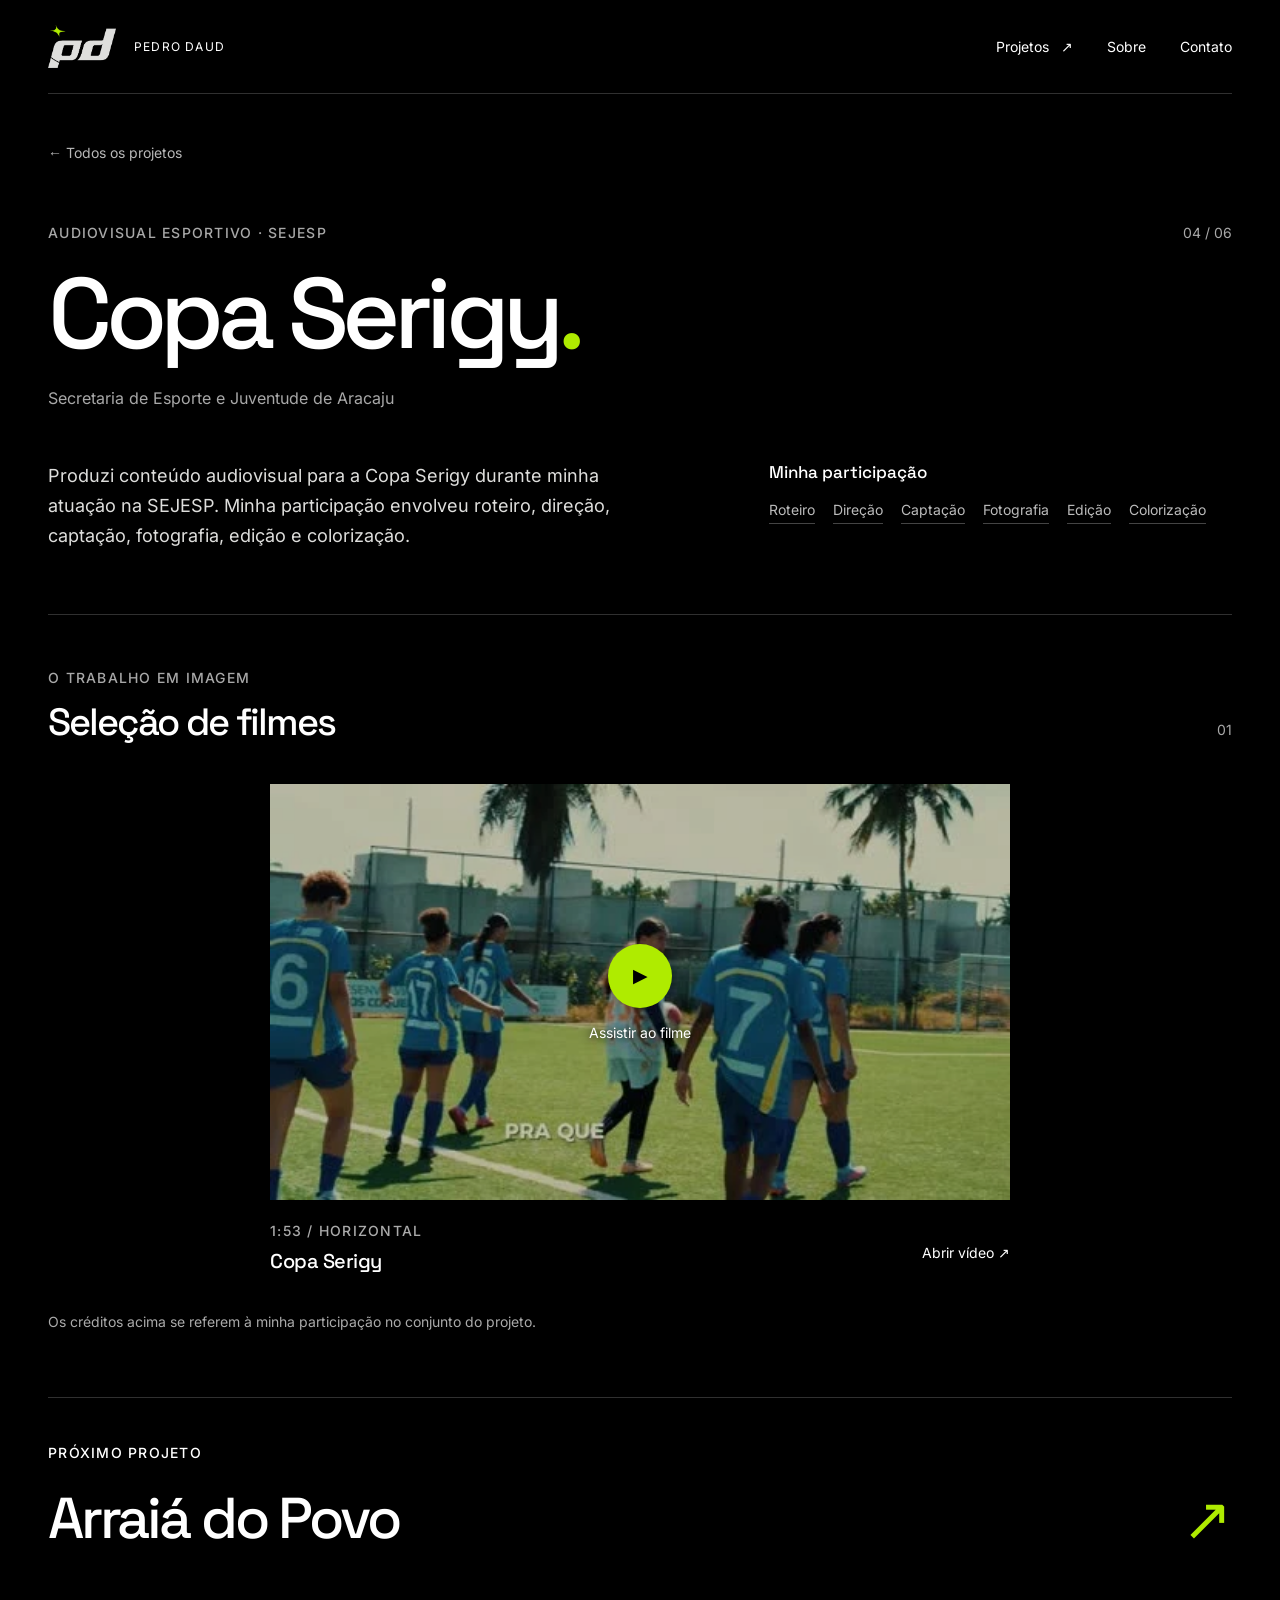
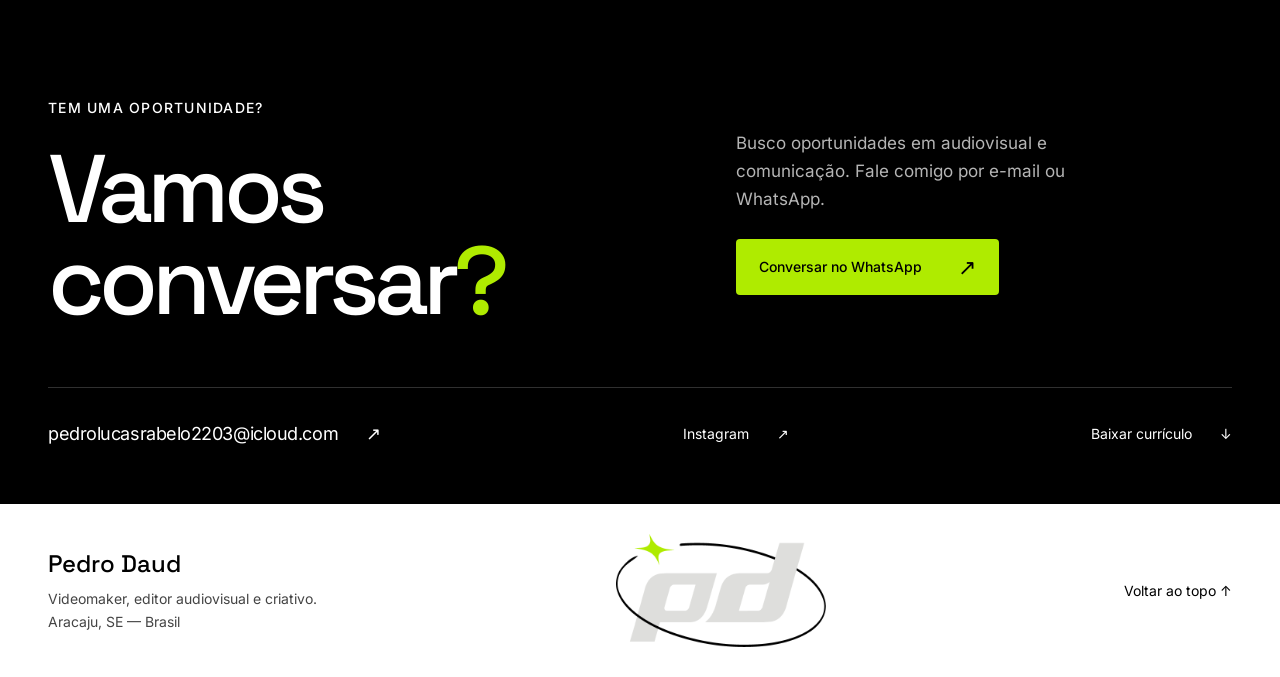
<file: projetos/copa-serigy/index.html>
<!DOCTYPE html><html lang="pt-BR"> <head><meta charset="UTF-8"><meta name="viewport" content="width=device-width, initial-scale=1"><title>Copa Serigy | Pedro Daud</title><meta name="description" content="Roteiro, produção e pós-produção de conteúdo audiovisual esportivo."><meta name="theme-color" content="#000000"><link rel="icon" type="image/png" href="/favicon.png"><link rel="canonical" href="https://pedro-daud.github.io/projetos/copa-serigy/"><meta property="og:title" content="Copa Serigy | Pedro Daud"><meta property="og:description" content="Roteiro, produção e pós-produção de conteúdo audiovisual esportivo."><meta property="og:type" content="website"><meta property="og:locale" content="pt_BR"><meta property="og:image" content="https://pedro-daud.github.io/images/compartilhar.jpg"><meta name="twitter:card" content="summary_large_image"><link rel="stylesheet" href="/_astro/index.BY6V8Y6o.css"></head> <body> <a class="skip" href="#conteudo">Pular para o conteúdo</a> <header class="header wrap"> <a class="brand" href="/" aria-label="Pedro Daud — início"><img src="/images/pd.png" width="450" height="279" alt=""><span>PEDRO DAUD</span></a> <nav aria-label="Navegação principal"><a href="/#trabalhos">Projetos <span>↗</span></a><a href="/#sobre">Sobre</a><a href="/#contato">Contato</a></nav> </header> <main id="conteudo" tabindex="-1"> <section class="case-head wrap"><a class="back-link" href="/#trabalhos">← Todos os projetos</a><div class="case-meta"><span class="eyebrow">Audiovisual esportivo · SEJESP</span><span>04 / 06</span></div><h1>Copa Serigy<span class="lime">.</span></h1><p class="case-context">Secretaria de Esporte e Juventude de Aracaju</p><div class="case-intro"><p>Produzi conteúdo audiovisual para a Copa Serigy durante minha atuação na SEJESP. Minha participação envolveu roteiro, direção, captação, fotografia, edição e colorização.</p><aside><h2>Minha participação</h2><ul class="roles"><li>Roteiro</li><li>Direção</li><li>Captação</li><li>Fotografia</li><li>Edição</li><li>Colorização</li></ul></aside></div></section> <section class="case-films wrap" aria-labelledby="films-title"><div class="section-heading"><div><span class="eyebrow">O TRABALHO EM IMAGEM</span><h2 id="films-title">Seleção de filmes</h2></div><span class="section-count">01</span></div><div class="video-grid single"><figure class="video-item"> <div class="video-stage" style="--ratio:3840/2160;--video-width:100%"> <video aria-hidden="true" tabindex="-1" preload="none" playsinline poster="/images/copa-serigy-1.webp" width="3840" height="2160" aria-label="Copa Serigy" data-src="/videos/copa-serigy-1.mp4"> 
Seu navegador não suporta vídeo. <a href="/videos/copa-serigy-1.mp4">Abrir o arquivo</a>.
</video> <button class="play-cover" aria-label="Reproduzir Copa Serigy"><span class="play-symbol" aria-hidden="true">▶</span><span>Assistir ao filme</span></button> </div> <figcaption><div><span class="eyebrow">1:53 <span aria-hidden="true">/</span> HORIZONTAL</span><h3>Copa Serigy</h3></div><a href="/videos/copa-serigy-1.mp4" target="_blank" rel="noopener noreferrer" aria-label="Abrir Copa Serigy em nova aba">Abrir vídeo ↗</a></figcaption> <p class="media-error" role="status" hidden>Não foi possível carregar este vídeo. <a href="https://drive.google.com/file/d/1uhW6TsYADQpStF9J9cSX2AuT8GC2zkwe/view?usp=drivesdk" target="_blank" rel="noopener noreferrer">Abrir o vídeo ↗</a></p> <noscript><p><a href="/videos/copa-serigy-1.mp4">Assistir a Copa Serigy ↗</a></p></noscript> </figure> <script type="module">document.querySelectorAll(".video-item").forEach(t=>{const e=t.querySelector("video"),d=t.querySelector(".play-cover"),o=t.querySelector(".media-error");e.addEventListener("play",()=>{document.querySelectorAll("video").forEach(r=>{r!==e&&r.pause()})}),d.addEventListener("click",async()=>{document.querySelectorAll("video").forEach(r=>{r!==e&&r.pause()}),e.src||(e.src=e.dataset.src),e.controls=!0,e.removeAttribute("aria-hidden"),e.tabIndex=0,d.hidden=!0,o.hidden=!0,e.focus();try{await e.play()}catch{o.hidden=!1}}),e.addEventListener("error",()=>{o.hidden=!1,d.hidden=!0})});</script></div><p class="credits-note">Os créditos acima se referem à minha participação no conjunto do projeto.</p></section> <a class="next-project wrap" href="/projetos/camarotes-bali-jobim/"><span class="eyebrow">PRÓXIMO PROJETO</span><div><h2>Arraiá do Povo</h2><span aria-hidden="true">↗</span></div></a> </main> <footer id="contato" class="contact"> <div class="wrap contact-top"><div><span class="eyebrow">TEM UMA OPORTUNIDADE?</span><h2>Vamos<br>conversar<span class="lime">?</span></h2></div><div class="contact-copy"><p>Busco oportunidades em audiovisual e comunicação. Fale comigo por e-mail ou WhatsApp.</p><a class="button lime-button" href="https://wa.me/5579996791683" target="_blank" rel="noopener noreferrer">Conversar no WhatsApp <span aria-hidden="true">↗</span></a></div></div> <div class="wrap contact-links"><a href="mailto:pedrolucasrabelo2203@icloud.com">pedrolucasrabelo2203@icloud.com<span aria-hidden="true">↗</span></a><a href="https://www.instagram.com/_pedrodaud" target="_blank" rel="noopener noreferrer">Instagram <span aria-hidden="true">↗</span></a><a href="/curriculo-pedro-daud.pdf" download>Baixar currículo <span aria-hidden="true">↓</span></a></div> <div class="signature"><div class="wrap signature-inner"><div><strong>Pedro Daud</strong><p>Videomaker, editor audiovisual e criativo.<br>Aracaju, SE — Brasil</p></div><img src="/images/pd-orbita.png" width="542" height="292" loading="lazy" alt="Marca PD com estrela verde e órbita preta"><a href="#conteudo">Voltar ao topo ↑</a></div></div> </footer> </body></html>
</file>
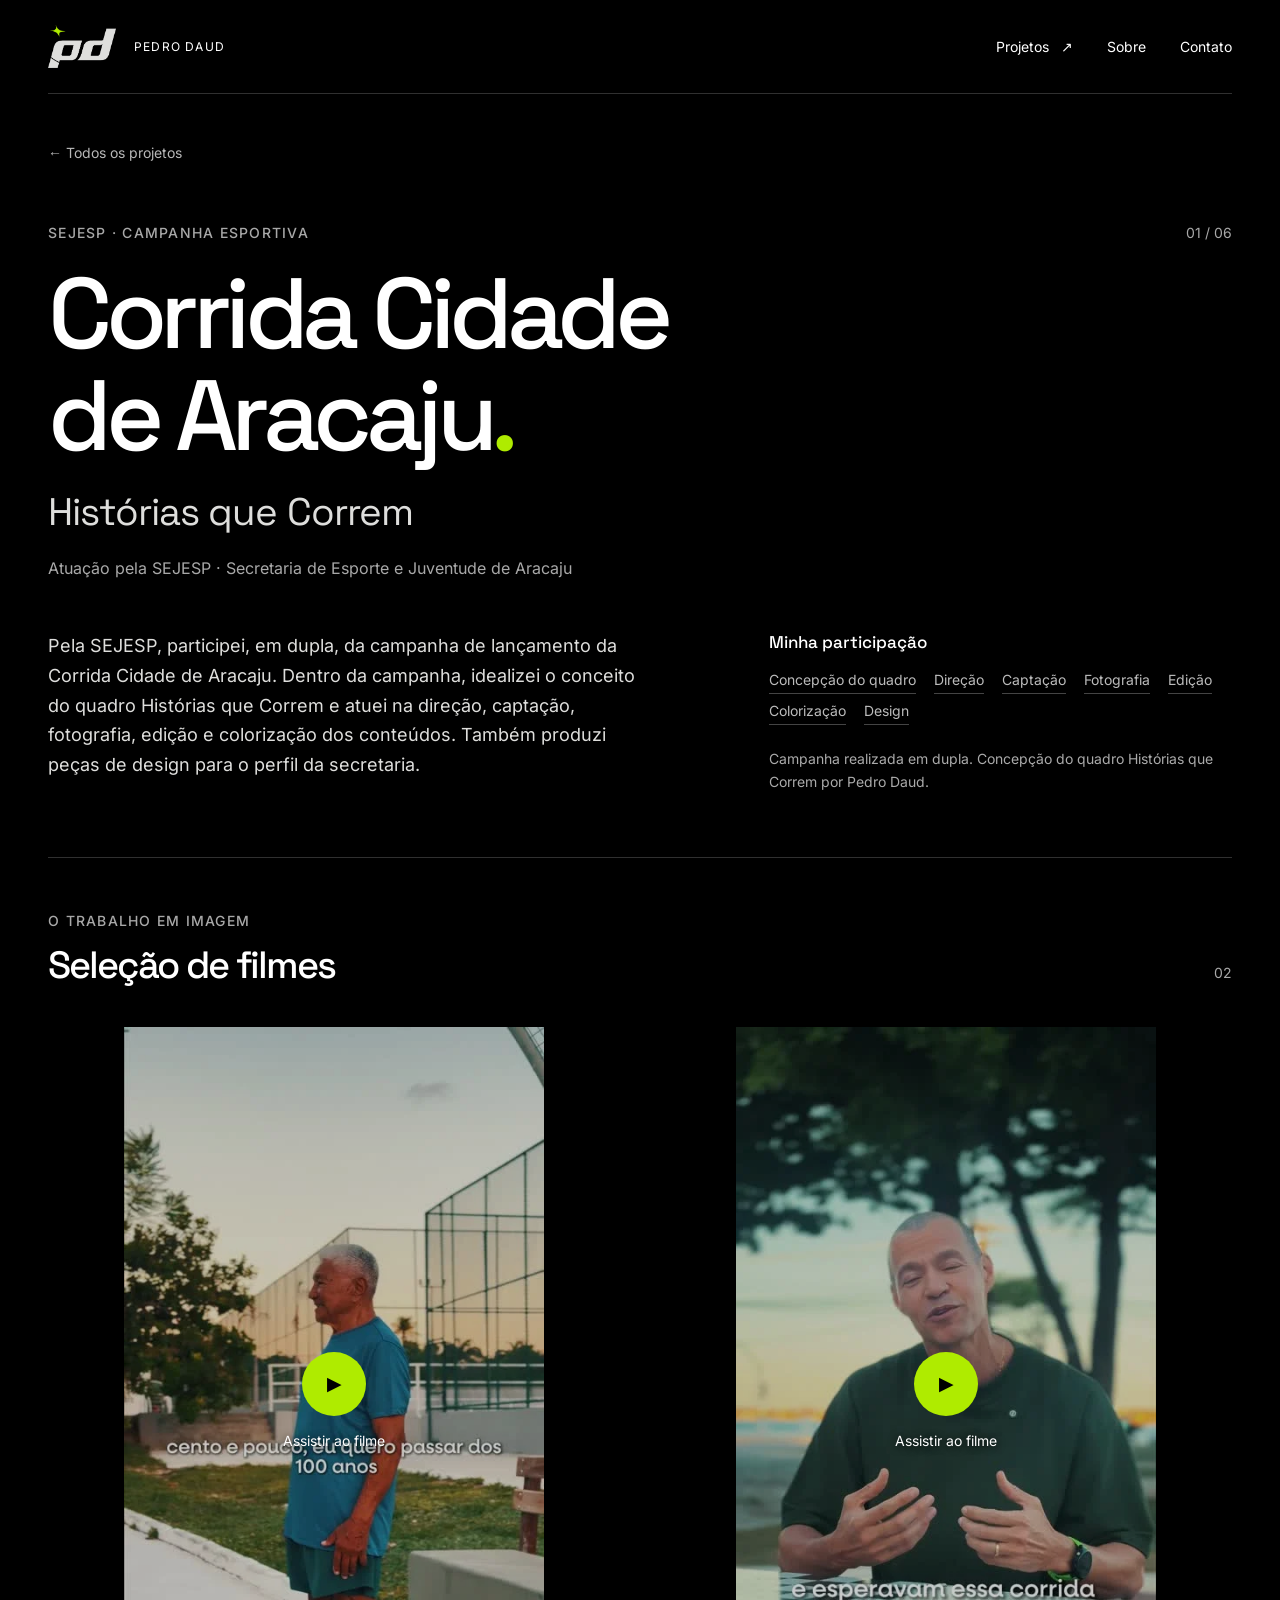
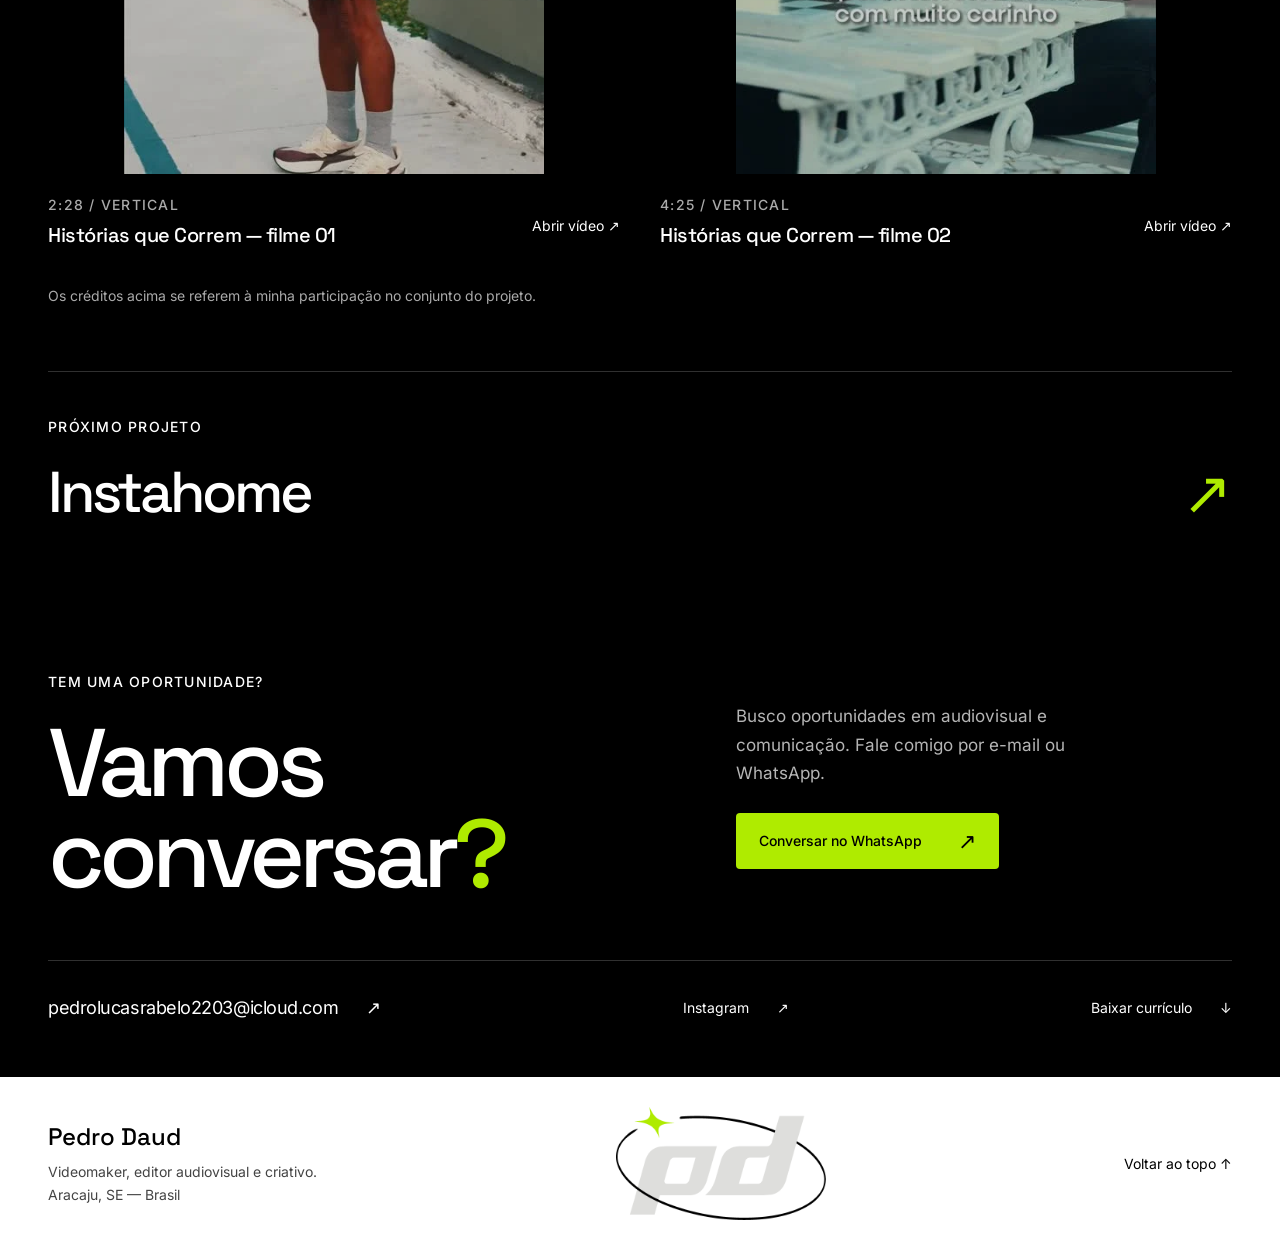
<file: projetos/historias-que-correm/index.html>
<!DOCTYPE html><html lang="pt-BR"> <head><meta charset="UTF-8"><meta name="viewport" content="width=device-width, initial-scale=1"><title>Corrida Cidade de Aracaju | Pedro Daud</title><meta name="description" content="Pela SEJESP, concepção e produção do quadro Histórias que Correm para a campanha de lançamento da corrida."><meta name="theme-color" content="#000000"><link rel="icon" type="image/png" href="/favicon.png"><link rel="canonical" href="https://pedro-daud.github.io/projetos/historias-que-correm/"><meta property="og:title" content="Corrida Cidade de Aracaju | Pedro Daud"><meta property="og:description" content="Pela SEJESP, concepção e produção do quadro Histórias que Correm para a campanha de lançamento da corrida."><meta property="og:type" content="website"><meta property="og:locale" content="pt_BR"><meta property="og:image" content="https://pedro-daud.github.io/images/compartilhar.jpg"><meta name="twitter:card" content="summary_large_image"><link rel="stylesheet" href="/_astro/index.BY6V8Y6o.css"></head> <body> <a class="skip" href="#conteudo">Pular para o conteúdo</a> <header class="header wrap"> <a class="brand" href="/" aria-label="Pedro Daud — início"><img src="/images/pd.png" width="450" height="279" alt=""><span>PEDRO DAUD</span></a> <nav aria-label="Navegação principal"><a href="/#trabalhos">Projetos <span>↗</span></a><a href="/#sobre">Sobre</a><a href="/#contato">Contato</a></nav> </header> <main id="conteudo" tabindex="-1"> <section class="case-head wrap"><a class="back-link" href="/#trabalhos">← Todos os projetos</a><div class="case-meta"><span class="eyebrow">SEJESP · Campanha esportiva</span><span>01 / 06</span></div><h1>Corrida Cidade de Aracaju<span class="lime">.</span></h1><p class="case-subtitle">Histórias que Correm</p><p class="case-context">Atuação pela SEJESP · Secretaria de Esporte e Juventude de Aracaju</p><div class="case-intro"><p>Pela SEJESP, participei, em dupla, da campanha de lançamento da Corrida Cidade de Aracaju. Dentro da campanha, idealizei o conceito do quadro Histórias que Correm e atuei na direção, captação, fotografia, edição e colorização dos conteúdos. Também produzi peças de design para o perfil da secretaria.</p><aside><h2>Minha participação</h2><ul class="roles"><li>Concepção do quadro</li><li>Direção</li><li>Captação</li><li>Fotografia</li><li>Edição</li><li>Colorização</li><li>Design</li></ul><p class="collaboration">Campanha realizada em dupla. Concepção do quadro Histórias que Correm por Pedro Daud.</p></aside></div></section> <section class="case-films wrap" aria-labelledby="films-title"><div class="section-heading"><div><span class="eyebrow">O TRABALHO EM IMAGEM</span><h2 id="films-title">Seleção de filmes</h2></div><span class="section-count">02</span></div><div class="video-grid"><figure class="video-item"> <div class="video-stage" style="--ratio:1080/1920;--video-width:420px"> <video aria-hidden="true" tabindex="-1" preload="none" playsinline poster="/images/historias-que-correm-1.webp" width="1080" height="1920" aria-label="Histórias que Correm — filme 01" data-src="/videos/historias-que-correm-1.mp4"> 
Seu navegador não suporta vídeo. <a href="/videos/historias-que-correm-1.mp4">Abrir o arquivo</a>.
</video> <button class="play-cover" aria-label="Reproduzir Histórias que Correm — filme 01"><span class="play-symbol" aria-hidden="true">▶</span><span>Assistir ao filme</span></button> </div> <figcaption><div><span class="eyebrow">2:28 <span aria-hidden="true">/</span> VERTICAL</span><h3>Histórias que Correm — filme 01</h3></div><a href="/videos/historias-que-correm-1.mp4" target="_blank" rel="noopener noreferrer" aria-label="Abrir Histórias que Correm — filme 01 em nova aba">Abrir vídeo ↗</a></figcaption> <p class="media-error" role="status" hidden>Não foi possível carregar este vídeo. <a href="https://drive.google.com/file/d/1h7Ee5qt-XfHCVuKeXCPgRstTpZvjuNaC/view?usp=drivesdk" target="_blank" rel="noopener noreferrer">Abrir o vídeo ↗</a></p> <noscript><p><a href="/videos/historias-que-correm-1.mp4">Assistir a Histórias que Correm — filme 01 ↗</a></p></noscript> </figure> <script type="module">document.querySelectorAll(".video-item").forEach(t=>{const e=t.querySelector("video"),d=t.querySelector(".play-cover"),o=t.querySelector(".media-error");e.addEventListener("play",()=>{document.querySelectorAll("video").forEach(r=>{r!==e&&r.pause()})}),d.addEventListener("click",async()=>{document.querySelectorAll("video").forEach(r=>{r!==e&&r.pause()}),e.src||(e.src=e.dataset.src),e.controls=!0,e.removeAttribute("aria-hidden"),e.tabIndex=0,d.hidden=!0,o.hidden=!0,e.focus();try{await e.play()}catch{o.hidden=!1}}),e.addEventListener("error",()=>{o.hidden=!1,d.hidden=!0})});</script><figure class="video-item"> <div class="video-stage" style="--ratio:1080/1920;--video-width:420px"> <video aria-hidden="true" tabindex="-1" preload="none" playsinline poster="/images/historias-que-correm-2.webp" width="1080" height="1920" aria-label="Histórias que Correm — filme 02" data-src="/videos/historias-que-correm-2.mp4"> 
Seu navegador não suporta vídeo. <a href="/videos/historias-que-correm-2.mp4">Abrir o arquivo</a>.
</video> <button class="play-cover" aria-label="Reproduzir Histórias que Correm — filme 02"><span class="play-symbol" aria-hidden="true">▶</span><span>Assistir ao filme</span></button> </div> <figcaption><div><span class="eyebrow">4:25 <span aria-hidden="true">/</span> VERTICAL</span><h3>Histórias que Correm — filme 02</h3></div><a href="/videos/historias-que-correm-2.mp4" target="_blank" rel="noopener noreferrer" aria-label="Abrir Histórias que Correm — filme 02 em nova aba">Abrir vídeo ↗</a></figcaption> <p class="media-error" role="status" hidden>Não foi possível carregar este vídeo. <a href="https://drive.google.com/file/d/1_ehqnDm-eYsPfZTO7usuAouqKUn6hC7q/view?usp=drivesdk" target="_blank" rel="noopener noreferrer">Abrir o vídeo ↗</a></p> <noscript><p><a href="/videos/historias-que-correm-2.mp4">Assistir a Histórias que Correm — filme 02 ↗</a></p></noscript> </figure> </div><p class="credits-note">Os créditos acima se referem à minha participação no conjunto do projeto.</p></section> <a class="next-project wrap" href="/projetos/instahome/"><span class="eyebrow">PRÓXIMO PROJETO</span><div><h2>Instahome</h2><span aria-hidden="true">↗</span></div></a> </main> <footer id="contato" class="contact"> <div class="wrap contact-top"><div><span class="eyebrow">TEM UMA OPORTUNIDADE?</span><h2>Vamos<br>conversar<span class="lime">?</span></h2></div><div class="contact-copy"><p>Busco oportunidades em audiovisual e comunicação. Fale comigo por e-mail ou WhatsApp.</p><a class="button lime-button" href="https://wa.me/5579996791683" target="_blank" rel="noopener noreferrer">Conversar no WhatsApp <span aria-hidden="true">↗</span></a></div></div> <div class="wrap contact-links"><a href="mailto:pedrolucasrabelo2203@icloud.com">pedrolucasrabelo2203@icloud.com<span aria-hidden="true">↗</span></a><a href="https://www.instagram.com/_pedrodaud" target="_blank" rel="noopener noreferrer">Instagram <span aria-hidden="true">↗</span></a><a href="/curriculo-pedro-daud.pdf" download>Baixar currículo <span aria-hidden="true">↓</span></a></div> <div class="signature"><div class="wrap signature-inner"><div><strong>Pedro Daud</strong><p>Videomaker, editor audiovisual e criativo.<br>Aracaju, SE — Brasil</p></div><img src="/images/pd-orbita.png" width="542" height="292" loading="lazy" alt="Marca PD com estrela verde e órbita preta"><a href="#conteudo">Voltar ao topo ↑</a></div></div> </footer> </body></html>
</file>
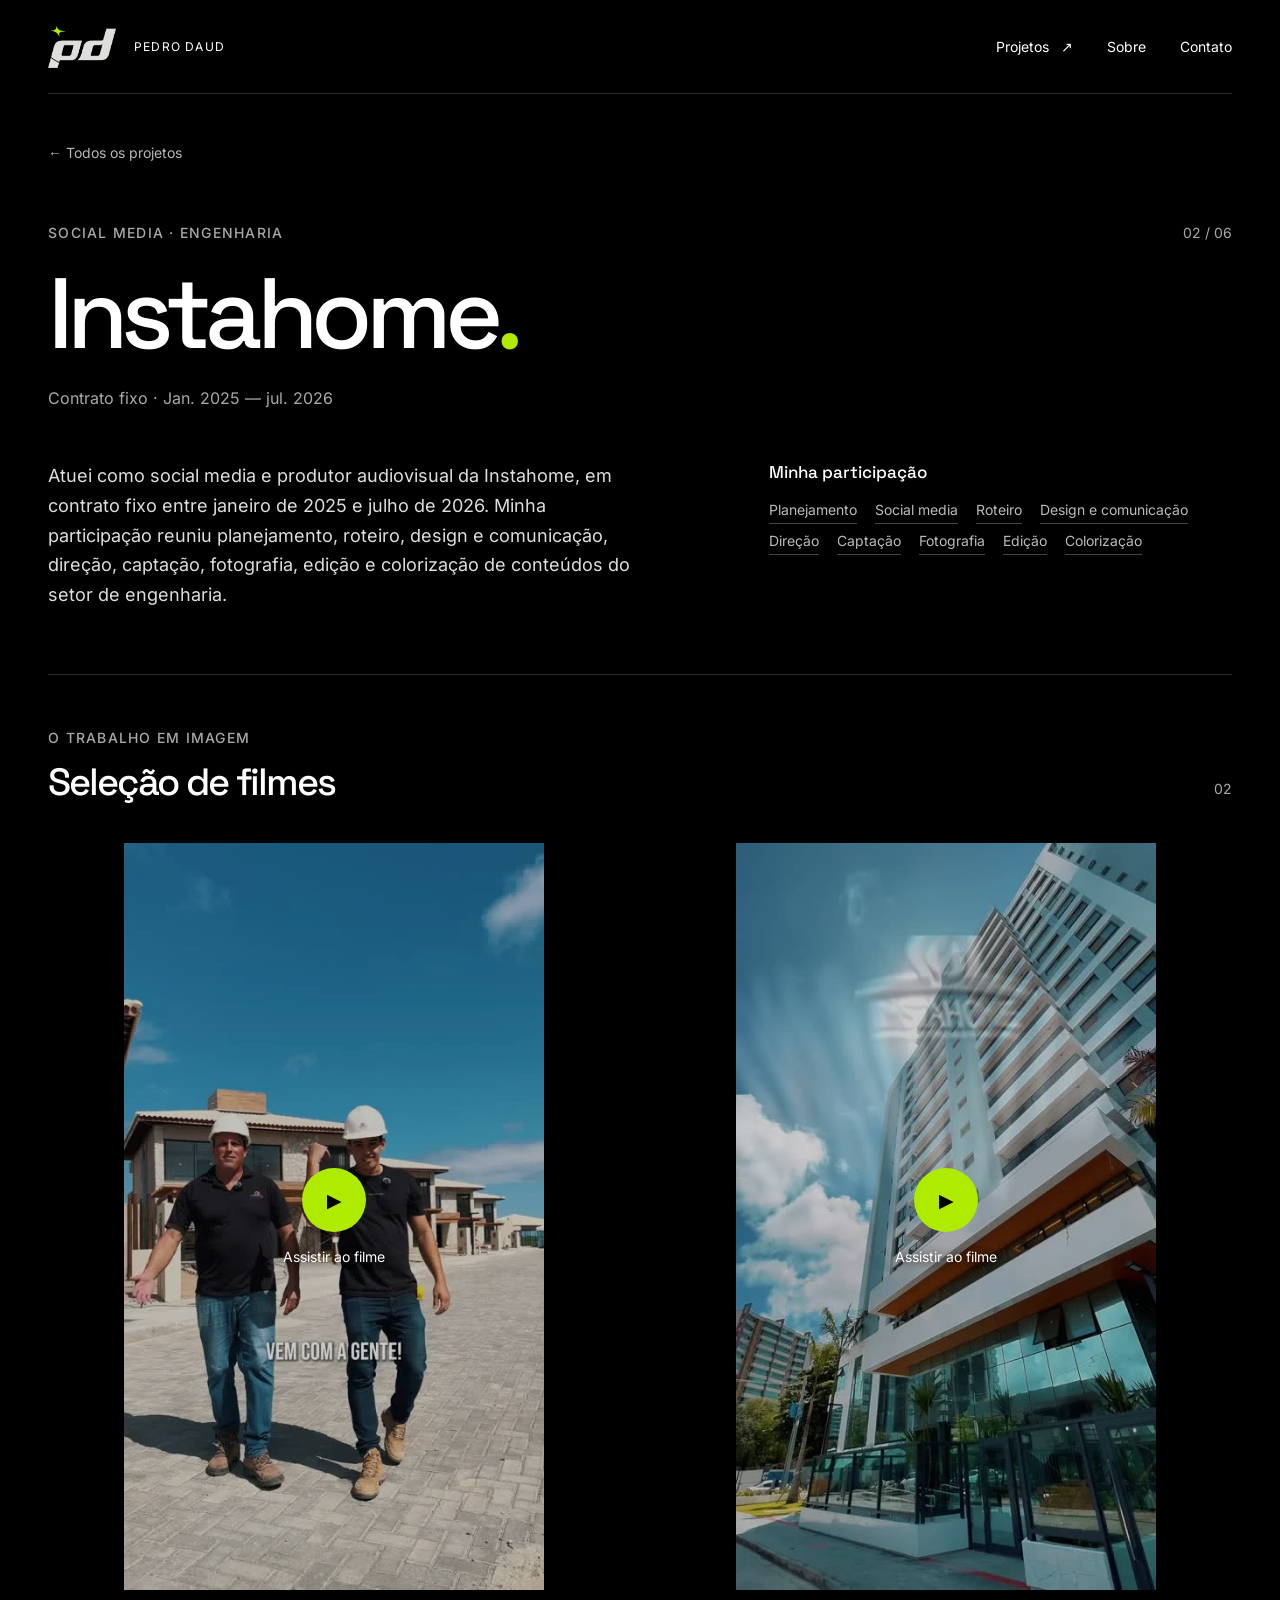
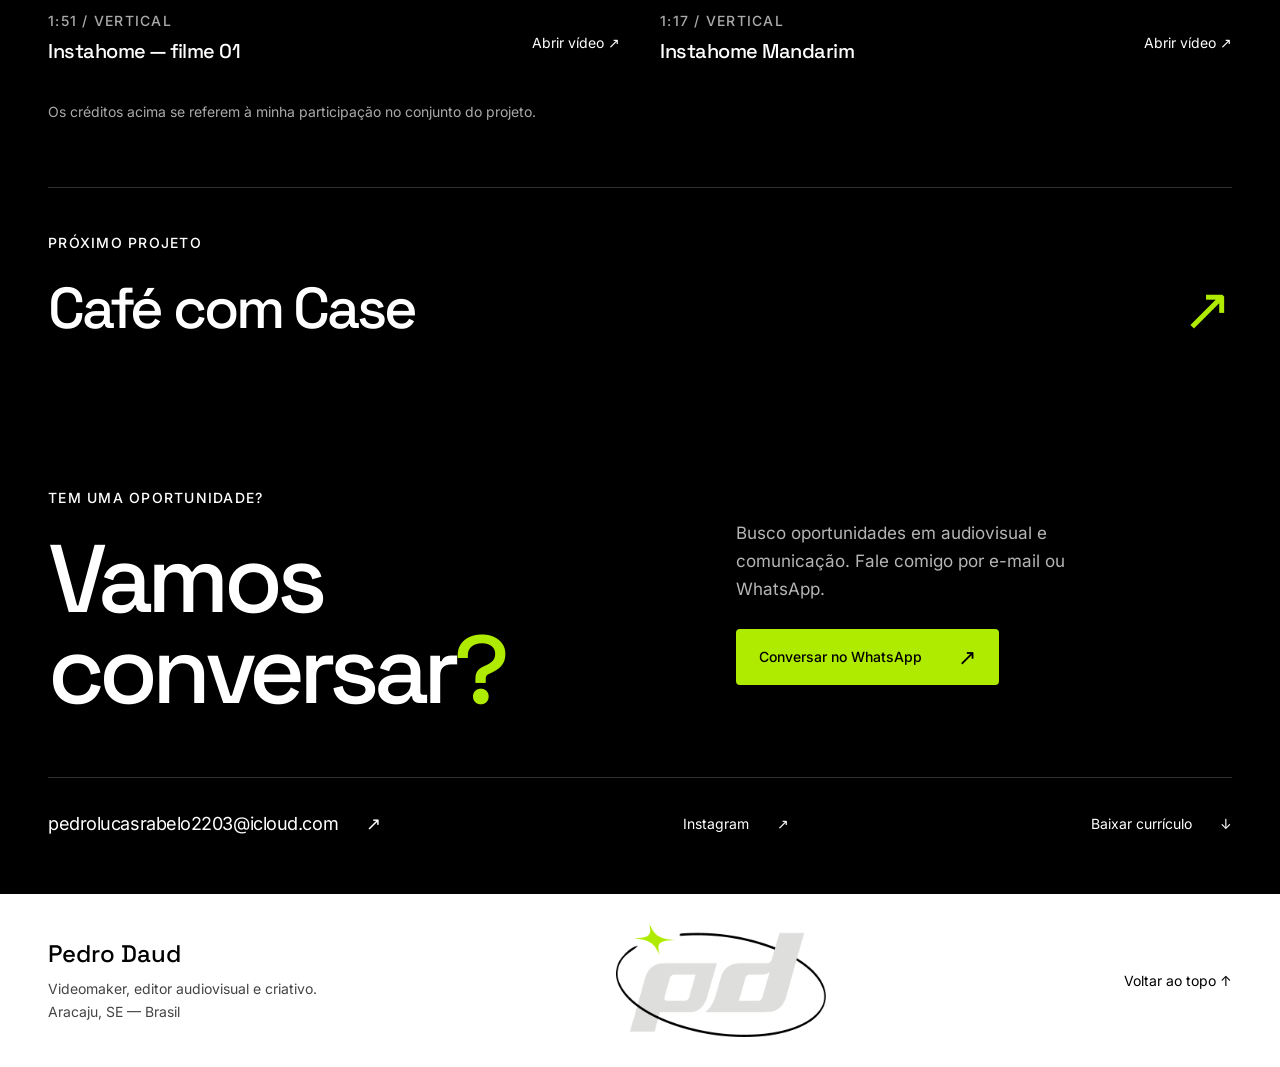
<file: projetos/instahome/index.html>
<!DOCTYPE html><html lang="pt-BR"> <head><meta charset="UTF-8"><meta name="viewport" content="width=device-width, initial-scale=1"><title>Instahome | Pedro Daud</title><meta name="description" content="Planejamento de conteúdo, social media e produção audiovisual em uma atuação contínua."><meta name="theme-color" content="#000000"><link rel="icon" type="image/png" href="/favicon.png"><link rel="canonical" href="https://pedro-daud.github.io/projetos/instahome/"><meta property="og:title" content="Instahome | Pedro Daud"><meta property="og:description" content="Planejamento de conteúdo, social media e produção audiovisual em uma atuação contínua."><meta property="og:type" content="website"><meta property="og:locale" content="pt_BR"><meta property="og:image" content="https://pedro-daud.github.io/images/compartilhar.jpg"><meta name="twitter:card" content="summary_large_image"><link rel="stylesheet" href="/_astro/index.BY6V8Y6o.css"></head> <body> <a class="skip" href="#conteudo">Pular para o conteúdo</a> <header class="header wrap"> <a class="brand" href="/" aria-label="Pedro Daud — início"><img src="/images/pd.png" width="450" height="279" alt=""><span>PEDRO DAUD</span></a> <nav aria-label="Navegação principal"><a href="/#trabalhos">Projetos <span>↗</span></a><a href="/#sobre">Sobre</a><a href="/#contato">Contato</a></nav> </header> <main id="conteudo" tabindex="-1"> <section class="case-head wrap"><a class="back-link" href="/#trabalhos">← Todos os projetos</a><div class="case-meta"><span class="eyebrow">Social media · Engenharia</span><span>02 / 06</span></div><h1>Instahome<span class="lime">.</span></h1><p class="case-context">Contrato fixo · Jan. 2025 — jul. 2026</p><div class="case-intro"><p>Atuei como social media e produtor audiovisual da Instahome, em contrato fixo entre janeiro de 2025 e julho de 2026. Minha participação reuniu planejamento, roteiro, design e comunicação, direção, captação, fotografia, edição e colorização de conteúdos do setor de engenharia.</p><aside><h2>Minha participação</h2><ul class="roles"><li>Planejamento</li><li>Social media</li><li>Roteiro</li><li>Design e comunicação</li><li>Direção</li><li>Captação</li><li>Fotografia</li><li>Edição</li><li>Colorização</li></ul></aside></div></section> <section class="case-films wrap" aria-labelledby="films-title"><div class="section-heading"><div><span class="eyebrow">O TRABALHO EM IMAGEM</span><h2 id="films-title">Seleção de filmes</h2></div><span class="section-count">02</span></div><div class="video-grid"><figure class="video-item"> <div class="video-stage" style="--ratio:2160/3840;--video-width:420px"> <video aria-hidden="true" tabindex="-1" preload="none" playsinline poster="/images/instahome-1.webp" width="2160" height="3840" aria-label="Instahome — filme 01" data-src="/videos/instahome-1.mp4"> 
Seu navegador não suporta vídeo. <a href="/videos/instahome-1.mp4">Abrir o arquivo</a>.
</video> <button class="play-cover" aria-label="Reproduzir Instahome — filme 01"><span class="play-symbol" aria-hidden="true">▶</span><span>Assistir ao filme</span></button> </div> <figcaption><div><span class="eyebrow">1:51 <span aria-hidden="true">/</span> VERTICAL</span><h3>Instahome — filme 01</h3></div><a href="/videos/instahome-1.mp4" target="_blank" rel="noopener noreferrer" aria-label="Abrir Instahome — filme 01 em nova aba">Abrir vídeo ↗</a></figcaption> <p class="media-error" role="status" hidden>Não foi possível carregar este vídeo. <a href="/videos/instahome-1.mp4" target="_blank" rel="noopener noreferrer">Abrir o vídeo ↗</a></p> <noscript><p><a href="/videos/instahome-1.mp4">Assistir a Instahome — filme 01 ↗</a></p></noscript> </figure> <script type="module">document.querySelectorAll(".video-item").forEach(t=>{const e=t.querySelector("video"),d=t.querySelector(".play-cover"),o=t.querySelector(".media-error");e.addEventListener("play",()=>{document.querySelectorAll("video").forEach(r=>{r!==e&&r.pause()})}),d.addEventListener("click",async()=>{document.querySelectorAll("video").forEach(r=>{r!==e&&r.pause()}),e.src||(e.src=e.dataset.src),e.controls=!0,e.removeAttribute("aria-hidden"),e.tabIndex=0,d.hidden=!0,o.hidden=!0,e.focus();try{await e.play()}catch{o.hidden=!1}}),e.addEventListener("error",()=>{o.hidden=!1,d.hidden=!0})});</script><figure class="video-item"> <div class="video-stage" style="--ratio:2160/3840;--video-width:420px"> <video aria-hidden="true" tabindex="-1" preload="none" playsinline poster="/images/instahome-2.webp" width="2160" height="3840" aria-label="Instahome Mandarim" data-src="/videos/instahome-2.mp4"> 
Seu navegador não suporta vídeo. <a href="/videos/instahome-2.mp4">Abrir o arquivo</a>.
</video> <button class="play-cover" aria-label="Reproduzir Instahome Mandarim"><span class="play-symbol" aria-hidden="true">▶</span><span>Assistir ao filme</span></button> </div> <figcaption><div><span class="eyebrow">1:17 <span aria-hidden="true">/</span> VERTICAL</span><h3>Instahome Mandarim</h3></div><a href="/videos/instahome-2.mp4" target="_blank" rel="noopener noreferrer" aria-label="Abrir Instahome Mandarim em nova aba">Abrir vídeo ↗</a></figcaption> <p class="media-error" role="status" hidden>Não foi possível carregar este vídeo. <a href="/videos/instahome-2.mp4" target="_blank" rel="noopener noreferrer">Abrir o vídeo ↗</a></p> <noscript><p><a href="/videos/instahome-2.mp4">Assistir a Instahome Mandarim ↗</a></p></noscript> </figure> </div><p class="credits-note">Os créditos acima se referem à minha participação no conjunto do projeto.</p></section> <a class="next-project wrap" href="/projetos/cafe-com-case/"><span class="eyebrow">PRÓXIMO PROJETO</span><div><h2>Café com Case</h2><span aria-hidden="true">↗</span></div></a> </main> <footer id="contato" class="contact"> <div class="wrap contact-top"><div><span class="eyebrow">TEM UMA OPORTUNIDADE?</span><h2>Vamos<br>conversar<span class="lime">?</span></h2></div><div class="contact-copy"><p>Busco oportunidades em audiovisual e comunicação. Fale comigo por e-mail ou WhatsApp.</p><a class="button lime-button" href="https://wa.me/5579996791683" target="_blank" rel="noopener noreferrer">Conversar no WhatsApp <span aria-hidden="true">↗</span></a></div></div> <div class="wrap contact-links"><a href="mailto:pedrolucasrabelo2203@icloud.com">pedrolucasrabelo2203@icloud.com<span aria-hidden="true">↗</span></a><a href="https://www.instagram.com/_pedrodaud" target="_blank" rel="noopener noreferrer">Instagram <span aria-hidden="true">↗</span></a><a href="/curriculo-pedro-daud.pdf" download>Baixar currículo <span aria-hidden="true">↓</span></a></div> <div class="signature"><div class="wrap signature-inner"><div><strong>Pedro Daud</strong><p>Videomaker, editor audiovisual e criativo.<br>Aracaju, SE — Brasil</p></div><img src="/images/pd-orbita.png" width="542" height="292" loading="lazy" alt="Marca PD com estrela verde e órbita preta"><a href="#conteudo">Voltar ao topo ↑</a></div></div> </footer> </body></html>
</file>
<file: _astro/index.BY6V8Y6o.css>
@font-face{font-family:Space Grotesk Variable;font-style:normal;font-display:swap;font-weight:300 700;src:url(/_astro/space-grotesk-vietnamese-wght-normal.D0rl6rjA.woff2) format("woff2-variations");unicode-range:U+0102-0103,U+0110-0111,U+0128-0129,U+0168-0169,U+01A0-01A1,U+01AF-01B0,U+0300-0301,U+0303-0304,U+0308-0309,U+0323,U+0329,U+1EA0-1EF9,U+20AB}@font-face{font-family:Space Grotesk Variable;font-style:normal;font-display:swap;font-weight:300 700;src:url(/_astro/space-grotesk-latin-ext-wght-normal.D9tNdqV9.woff2) format("woff2-variations");unicode-range:U+0100-02BA,U+02BD-02C5,U+02C7-02CC,U+02CE-02D7,U+02DD-02FF,U+0304,U+0308,U+0329,U+1D00-1DBF,U+1E00-1E9F,U+1EF2-1EFF,U+2020,U+20A0-20AB,U+20AD-20C0,U+2113,U+2C60-2C7F,U+A720-A7FF}@font-face{font-family:Space Grotesk Variable;font-style:normal;font-display:swap;font-weight:300 700;src:url(/_astro/space-grotesk-latin-wght-normal.BhU9QXUp.woff2) format("woff2-variations");unicode-range:U+0000-00FF,U+0131,U+0152-0153,U+02BB-02BC,U+02C6,U+02DA,U+02DC,U+0304,U+0308,U+0329,U+2000-206F,U+20AC,U+2122,U+2191,U+2193,U+2212,U+2215,U+FEFF,U+FFFD}@font-face{font-family:Inter Variable;font-style:normal;font-display:swap;font-weight:100 900;src:url(/_astro/inter-cyrillic-ext-wght-normal.BOeWTOD4.woff2) format("woff2-variations");unicode-range:U+0460-052F,U+1C80-1C8A,U+20B4,U+2DE0-2DFF,U+A640-A69F,U+FE2E-FE2F}@font-face{font-family:Inter Variable;font-style:normal;font-display:swap;font-weight:100 900;src:url(/_astro/inter-cyrillic-wght-normal.DqGufNeO.woff2) format("woff2-variations");unicode-range:U+0301,U+0400-045F,U+0490-0491,U+04B0-04B1,U+2116}@font-face{font-family:Inter Variable;font-style:normal;font-display:swap;font-weight:100 900;src:url(/_astro/inter-greek-ext-wght-normal.DlzME5K_.woff2) format("woff2-variations");unicode-range:U+1F00-1FFF}@font-face{font-family:Inter Variable;font-style:normal;font-display:swap;font-weight:100 900;src:url(/_astro/inter-greek-wght-normal.CkhJZR-_.woff2) format("woff2-variations");unicode-range:U+0370-0377,U+037A-037F,U+0384-038A,U+038C,U+038E-03A1,U+03A3-03FF}@font-face{font-family:Inter Variable;font-style:normal;font-display:swap;font-weight:100 900;src:url(/_astro/inter-vietnamese-wght-normal.CBcvBZtf.woff2) format("woff2-variations");unicode-range:U+0102-0103,U+0110-0111,U+0128-0129,U+0168-0169,U+01A0-01A1,U+01AF-01B0,U+0300-0301,U+0303-0304,U+0308-0309,U+0323,U+0329,U+1EA0-1EF9,U+20AB}@font-face{font-family:Inter Variable;font-style:normal;font-display:swap;font-weight:100 900;src:url(/_astro/inter-latin-ext-wght-normal.DO1Apj_S.woff2) format("woff2-variations");unicode-range:U+0100-02BA,U+02BD-02C5,U+02C7-02CC,U+02CE-02D7,U+02DD-02FF,U+0304,U+0308,U+0329,U+1D00-1DBF,U+1E00-1E9F,U+1EF2-1EFF,U+2020,U+20A0-20AB,U+20AD-20C0,U+2113,U+2C60-2C7F,U+A720-A7FF}@font-face{font-family:Inter Variable;font-style:normal;font-display:swap;font-weight:100 900;src:url(/_astro/inter-latin-wght-normal.Dx4kXJAl.woff2) format("woff2-variations");unicode-range:U+0000-00FF,U+0131,U+0152-0153,U+02BB-02BC,U+02C6,U+02DA,U+02DC,U+0304,U+0308,U+0329,U+2000-206F,U+20AC,U+2122,U+2191,U+2193,U+2212,U+2215,U+FEFF,U+FFFD}:root{--lime:#afeb00;--black:#000;--paper:#dededc;--muted:#a8a8a8;--line:#303030;--display:"Space Grotesk Variable",sans-serif;--body:"Inter Variable",sans-serif;color-scheme:dark;font-family:var(--body);background:var(--black);color:#fff;font-synthesis:none;scroll-behavior:smooth}*{box-sizing:border-box}body{margin:0}a{color:inherit;text-decoration:none}button{font:inherit}img{max-width:100%;display:block;height:auto}h1,h2,h3,h4,p,figure{margin:0}h1,h2,h3,h4{font-family:var(--display);font-weight:500;text-wrap:balance}p{line-height:1.65}button,a{-webkit-tap-highlight-color:rgba(175,235,0,.25)}button{cursor:pointer}a:focus-visible,button:focus-visible,video:focus-visible{outline:3px solid var(--lime);outline-offset:6px}.about-section a:focus-visible,.signature a:focus-visible{outline-color:#000}[hidden]{display:none!important}[id]{scroll-margin-top:24px}.wrap{width:min(1280px,calc(100% - 96px));margin-inline:auto}.lime{color:var(--lime)}.eyebrow{font-size:12px;line-height:1.5;font-weight:500;letter-spacing:.09em;text-transform:uppercase}.skip{position:fixed;top:12px;left:16px;background:var(--lime);color:#000;padding:14px;z-index:10;transform:translateY(-180%)}.skip:focus{transform:none}.header{display:flex;justify-content:space-between;align-items:center;padding-block:24px;border-bottom:1px solid var(--line);min-height:94px}.brand{display:flex;align-items:center;gap:18px}.brand img{width:68px}.brand span{font-size:11px;letter-spacing:.1em}.header nav{display:flex;align-items:center;gap:34px;font-size:14px}.header nav a{min-height:44px;display:flex;align-items:center;gap:12px}.header nav a:hover{color:var(--lime)}.hero{display:grid;grid-template-columns:1.15fr 1fr;gap:5%;padding-top:52px;padding-bottom:70px;align-items:center}.location{display:flex;align-items:center;gap:10px;color:#d4d4d4}.location>span:not(.status-dot){color:#666;margin-inline:4px}.status-dot{height:6px;width:6px;border-radius:50%;background:var(--lime)}.hero h1{font-size:clamp(70px,9vw,128px);line-height:.93;letter-spacing:-.065em;font-weight:600;margin:35px 0 28px}.hero-role{font-family:var(--display);font-size:clamp(24px,2.3vw,34px);line-height:1.22;letter-spacing:-.035em}.hero-intro{margin-top:20px;color:#b5b5b5;font-size:15px;max-width:32ch}.hero-actions{display:flex;gap:28px;align-items:center;flex-wrap:wrap;margin-top:30px}.button{display:inline-flex;align-items:center;justify-content:space-between;gap:36px;border-radius:4px;padding:17px 23px;min-height:54px;font-size:14px;font-weight:500;line-height:1.3;transition:background .18s,color .18s}.button span{font-size:22px;line-height:1}.lime-button{background:var(--lime);color:#000}.lime-button:hover{background:#fff}.dark-button{background:#000;color:#fff}.dark-button:hover{background:#272727}.text-link{font-size:14px;display:inline-flex;align-items:center;gap:12px;min-height:48px;border-bottom:1px solid #777}.text-link:hover{border-color:var(--lime);color:var(--lime)}.hero-portrait{align-self:center}.hero-portrait>img{aspect-ratio:3071/4095;width:100%;object-fit:contain}.hero-portrait figcaption{display:flex;justify-content:space-between;gap:16px;font-size:9px;letter-spacing:.08em;margin-top:13px;color:var(--muted)}.work-section{padding-block:64px 100px;border-top:1px solid var(--line)}.section-heading{display:flex;align-items:flex-end;justify-content:space-between;gap:24px;margin-bottom:40px}.section-heading .eyebrow{color:var(--muted)}.section-heading h2{font-size:clamp(36px,4.5vw,64px);line-height:1.1;letter-spacing:-.055em;margin-top:14px}.section-count{font-size:14px;color:var(--muted);white-space:nowrap;padding-bottom:6px}.project-grid{display:grid;grid-template-columns:1fr 1fr;gap:56px 32px}.project-card{display:block;min-width:0}.project-card.featured{grid-column:1/-1}.project-picture{position:relative;background:#171717;overflow:hidden}.project-picture>img{width:100%;aspect-ratio:3/2;object-fit:cover;transition:transform .28s}.featured .project-picture>img{aspect-ratio:2.3/1}.project-card:hover .project-picture>img{transform:scale(1.025)}.project-open{position:absolute;right:20px;top:20px;width:44px;height:44px;display:grid;place-items:center;border-radius:50%;background:#000b;color:#fff;font-size:24px;transition:background .2s,color .2s}.project-card:hover .project-open{background:var(--lime);color:#000}.film-count{position:absolute;left:20px;bottom:20px;background:#000c;color:#fff;font-size:11px;letter-spacing:.07em;padding:8px 10px}.project-caption{display:flex;gap:16px;padding-top:20px;align-items:flex-start}.project-index{font-size:13px;color:#888;padding-top:4px}.category{font-size:12px;color:#aaa}.project-caption h3{font-size:clamp(25px,2.5vw,36px);line-height:1.2;letter-spacing:-.04em;margin-top:5px}.project-summary{font-size:14px;color:#aaa;margin-top:8px;max-width:58ch}.project-arrow{margin-left:auto;font-size:28px;line-height:1.4}.featured .project-caption h3{font-size:40px}.about-section{background:var(--paper);color:#000;padding-block:96px}.about-intro{display:grid;grid-template-columns:1fr 1fr;gap:9%;padding-bottom:80px}.about-intro h2{font-size:clamp(40px,5vw,68px);line-height:1.04;letter-spacing:-.055em;margin:24px 0 32px}.about-prose{padding-top:39px;font-size:18px}.about-prose p+p{margin-top:22px}.trajectory{display:grid;grid-template-columns:1fr 2fr;gap:48px;border-top:1px solid #aaa;padding-block:48px 64px}.trajectory>h3{font-size:26px;letter-spacing:-.04em}.experience{padding-bottom:28px;border-bottom:1px solid #bcbcbc;margin-bottom:28px}.experience-top{display:flex;justify-content:space-between;gap:16px;align-items:baseline}.experience-top h4,.other-experience h4{font-size:22px;letter-spacing:-.03em}.experience-top span{font-size:13px;white-space:nowrap;color:#444}.experience-role{font-size:14px;margin:8px 0 10px}.experience-role span{color:#444}.experience>p:last-child,.other-experience p{font-size:14px;color:#333;max-width:66ch}.other-experience{display:grid;grid-template-columns:1fr 1fr;gap:28px}.other-experience .eyebrow{font-size:10px;letter-spacing:.04em}.other-experience h4{margin:8px 0 10px;font-size:20px}.qualifications{display:grid;grid-template-columns:1.4fr 1fr 1fr;gap:48px;border-top:1px solid #aaa;padding-top:40px}.qualifications h3{font-size:22px;margin-bottom:18px;letter-spacing:-.03em}.qualifications h3:not(:first-child){margin-top:32px}.qualifications p,.qualifications li{font-size:14px;line-height:1.8}.qualifications ul{list-style:none;padding:0;margin:0}.qualifications strong{font-weight:500}.contact{padding-top:86px}.contact-top{display:grid;grid-template-columns:1.1fr 1fr;gap:12%;align-items:center}.contact h2{font-size:clamp(52px,7.5vw,104px);line-height:.95;letter-spacing:-.06em;margin-top:26px}.contact-copy p{color:#b5b5b5;font-size:17px;max-width:34ch;margin-bottom:26px}.contact-links{display:flex;justify-content:space-between;gap:20px;margin-top:60px;border-top:1px solid var(--line);padding-block:24px 48px}.contact-links a{font-size:14px;display:flex;gap:28px;align-items:center;min-height:44px}.contact-links a:first-child{font-size:18px;letter-spacing:-.025em}.contact-links a:hover{color:var(--lime)}.signature{background:#fff;color:#000}.signature-inner{display:flex;justify-content:space-between;align-items:center;padding-block:30px;gap:24px}.signature strong{font-family:var(--display);font-size:24px;font-weight:500}.signature p{font-size:12px;color:#444;margin-top:8px}.signature img{width:190px}.signature a{font-size:12px;min-height:44px;display:flex;align-items:center}.back-link{display:inline-flex;min-height:44px;align-items:center;color:#b8b8b8;font-size:14px}.back-link:hover{color:var(--lime)}.case-head{padding-top:36px;padding-bottom:64px}.case-meta{margin:48px 0 20px;display:flex;justify-content:space-between;align-items:center;color:var(--muted);font-size:14px}.case-head h1{font-size:clamp(48px,7.8vw,108px);line-height:1.02;max-width:15ch;letter-spacing:-.065em}.case-context{margin-top:20px;color:var(--muted);font-size:16px}.case-intro{display:grid;grid-template-columns:1.3fr 1fr;gap:10%;margin-top:50px}.case-intro>p{font-size:18px;max-width:60ch;color:#dededc}.case-intro h2{font-size:17px;margin-bottom:18px}.roles{list-style:none;display:flex;flex-wrap:wrap;gap:8px 18px;margin:0;padding:0}.roles li{font-size:13px;color:#bbb;border-bottom:1px solid #444;padding-bottom:5px}.collaboration{font-size:13px;color:#aaa;margin-top:22px}.case-films{border-top:1px solid var(--line);padding-block:52px 64px}.case-films h2{font-size:38px}.video-grid{display:grid;grid-template-columns:1fr 1fr;gap:56px 40px;align-items:start}.video-grid.single{max-width:740px;display:block;margin:auto}.video-stage{position:relative;background:#111;max-width:var(--video-width,420px);margin:auto;aspect-ratio:var(--ratio)}.video-stage video{display:block;width:100%;height:100%;object-fit:contain;background:#111}.play-cover{position:absolute;inset:0;display:flex;flex-direction:column;justify-content:center;align-items:center;gap:16px;background:#0003;border:0;color:#fff;font-size:14px;text-shadow:0 1px 8px black}.play-symbol{display:grid;place-items:center;width:64px;height:64px;background:var(--lime);color:#000;border-radius:50%;font-size:19px;text-shadow:none;transition:transform .2s}.play-cover:hover .play-symbol{transform:scale(1.08)}.video-item figcaption{display:flex;justify-content:space-between;gap:16px;margin-top:20px}.video-item figcaption .eyebrow{color:#aaa;font-size:11px}.video-item h3{font-size:20px;margin-top:7px;letter-spacing:-.025em}.video-item figcaption>a{font-size:12px;white-space:nowrap;align-self:flex-end;min-height:44px;display:flex;align-items:center}.media-error{font-size:14px;margin-top:12px;background:#222;padding:16px}.media-error a{text-decoration:underline}.credits-note{font-size:13px;color:#aaa;margin-top:36px}.next-project{display:block;border-top:1px solid var(--line);padding-block:44px 56px}.next-project>div{display:flex;justify-content:space-between;gap:24px;align-items:center;margin-top:18px}.next-project h2{font-size:clamp(30px,4.5vw,64px);letter-spacing:-.055em}.next-project>div>span{font-size:60px;color:var(--lime)}.next-project:hover h2{color:var(--lime)}.not-found{padding-block:100px}.not-found h1{font-size:90px;line-height:1;letter-spacing:-.06em;margin-top:20px}.not-found p{margin:25px 0}.mobile-break{display:none}@media(min-width:1500px){.hero{gap:9%;grid-template-columns:1.2fr 1fr}.hero-portrait{max-width:480px}.hero h1{font-size:138px}}@media(max-width:1000px){.wrap{width:calc(100% - 64px)}.hero{gap:32px}.hero h1{font-size:88px}.hero-actions{gap:15px}.hero-intro{font-size:14px}.hero-portrait figcaption{font-size:8px}.hero-portrait figcaption span:last-child{display:none}.about-intro{gap:40px}.about-prose{font-size:16px}.trajectory{grid-template-columns:1fr 3fr;gap:24px}.experience-top{display:block}.experience-top span{display:block;margin-top:6px}.qualifications{gap:26px}.contact-top{gap:50px}.contact-links a:first-child{font-size:15px}.contact-links a{gap:12px}}@media(max-width:760px){.wrap{width:calc(100% - 40px)}.header{padding-block:16px;min-height:78px}.brand{gap:0}.brand img{width:56px}.brand span{display:none}.header nav{gap:20px;font-size:12px}.header nav a{gap:5px}.hero{display:flex;flex-direction:column;gap:36px;padding-top:32px;padding-bottom:44px;align-items:stretch}.hero h1{font-size:clamp(78px,20vw,120px);margin:30px 0 24px;letter-spacing:-.065em}.hero-role{font-size:27px}.hero-intro{font-size:15px;max-width:37ch}.hero-actions{gap:24px;margin-top:25px}.button{padding:16px 20px;gap:24px}.hero-portrait{width:100%;max-width:500px;align-self:center}.hero-portrait figcaption{font-size:9px}.hero-portrait figcaption span:last-child{display:block;font-size:8px}.eyebrow{font-size:10px}.work-section{padding-block:44px 64px}.section-heading{margin-bottom:28px;gap:12px}.section-heading h2{font-size:38px}.section-count{font-size:12px}.mobile-break,.project-grid{display:block}.project-card+.project-card{margin-top:36px}.project-picture>img,.featured .project-picture>img{aspect-ratio:1.35/1}.project-caption{gap:12px;padding-top:16px}.project-caption h3,.featured .project-caption h3{font-size:28px}.project-summary{font-size:13px}.project-arrow{font-size:24px}.category{font-size:11px}.film-count{left:12px;bottom:12px;font-size:10px}.project-open{right:12px;top:12px;width:38px;height:38px}.about-section{padding-block:56px}.about-intro{display:block;padding-bottom:40px}.about-intro h2{font-size:48px}.about-prose{padding-top:32px;font-size:16px}.trajectory{display:block;padding-block:32px}.trajectory>h3{margin-bottom:28px}.experience-top,.other-experience{display:block}.other-experience article+article{margin-top:24px}.qualifications{grid-template-columns:1fr 1fr;gap:32px 22px}.qualifications>div:first-child{grid-column:1/-1}.qualifications h3{font-size:22px;margin-bottom:12px}.qualifications p,.qualifications li{font-size:14px}.contact{padding-top:56px}.contact-top{display:block}.contact h2{font-size:68px;margin-top:18px}.contact-copy{margin-top:28px}.contact-copy p{font-size:16px}.contact-links{flex-direction:column;gap:0;margin-top:36px;padding-block:16px 28px}.contact-links a{justify-content:space-between;min-height:52px;font-size:14px}.contact-links a:first-child{font-size:15px;overflow-wrap:anywhere;gap:12px}.signature-inner{flex-wrap:wrap;padding-block:28px}.signature-inner>div{max-width:55%}.signature strong{font-size:22px}.signature p{font-size:10px}.signature img{width:120px}.signature a{width:100%;justify-content:flex-end}.case-head{padding-block:24px 40px}.case-meta{margin-top:32px;gap:20px}.case-head h1{font-size:clamp(48px,12vw,70px)}.case-context{font-size:14px}.case-intro{display:block;margin-top:30px}.case-intro>p{font-size:16px}.case-intro aside{margin-top:30px}.case-films{padding-block:36px}.case-films h2{font-size:30px}.video-grid{display:block}.video-item+.video-item{margin-top:40px}.video-stage{max-width:var(--video-width,400px)}.video-item figcaption{display:block}.video-item figcaption>a{margin-top:6px}.next-project{padding-block:32px}.next-project h2{font-size:34px}.next-project>div>span{font-size:40px}.not-found h1{font-size:66px}}@media(prefers-reduced-motion:reduce){:root{scroll-behavior:auto}*,*:before,*:after{animation:none!important;transition:none!important}.project-card:hover .project-picture>img{transform:none}}.eyebrow,.category,.project-index,.section-count,.film-count,.roles li,.collaboration,.credits-note,.video-item figcaption .eyebrow,.video-item figcaption>a,.experience-top span,.other-experience .eyebrow,.header nav,.signature p,.signature a{font-size:14px}.hero-portrait figcaption{font-size:12px;line-height:1.5;flex-wrap:wrap}.hero-portrait figcaption span:last-child{font-size:12px}.hero h1{letter-spacing:-.05em}.project-summary{font-size:15px}.signature img{width:210px}.brand span{font-size:12px}@media(max-width:760px){.signature img{width:120px}.signature-inner>div{max-width:100%;flex:1 1 180px}.header nav{gap:16px}.hero-portrait figcaption{gap:4px}.hero-portrait figcaption span:last-child{display:none}.film-count{font-size:12px}.hero h1{letter-spacing:-.05em}}@media(prefers-reduced-motion:no-preference){.hero-copy{animation:introduce .5s ease-out both}.hero-portrait{animation:introduce .65s ease-out both}@keyframes introduce{0%{transform:translateY(8px)}to{transform:translateY(0)}}}.project-subtitle{font-family:var(--display);font-size:20px;line-height:1.35;margin-top:8px;color:var(--paper)}.case-subtitle{font-family:var(--display);font-size:clamp(26px,3vw,40px);line-height:1.2;letter-spacing:-.025em;margin-top:22px;color:var(--paper)}#conteudo:focus{outline:none}
</file>
